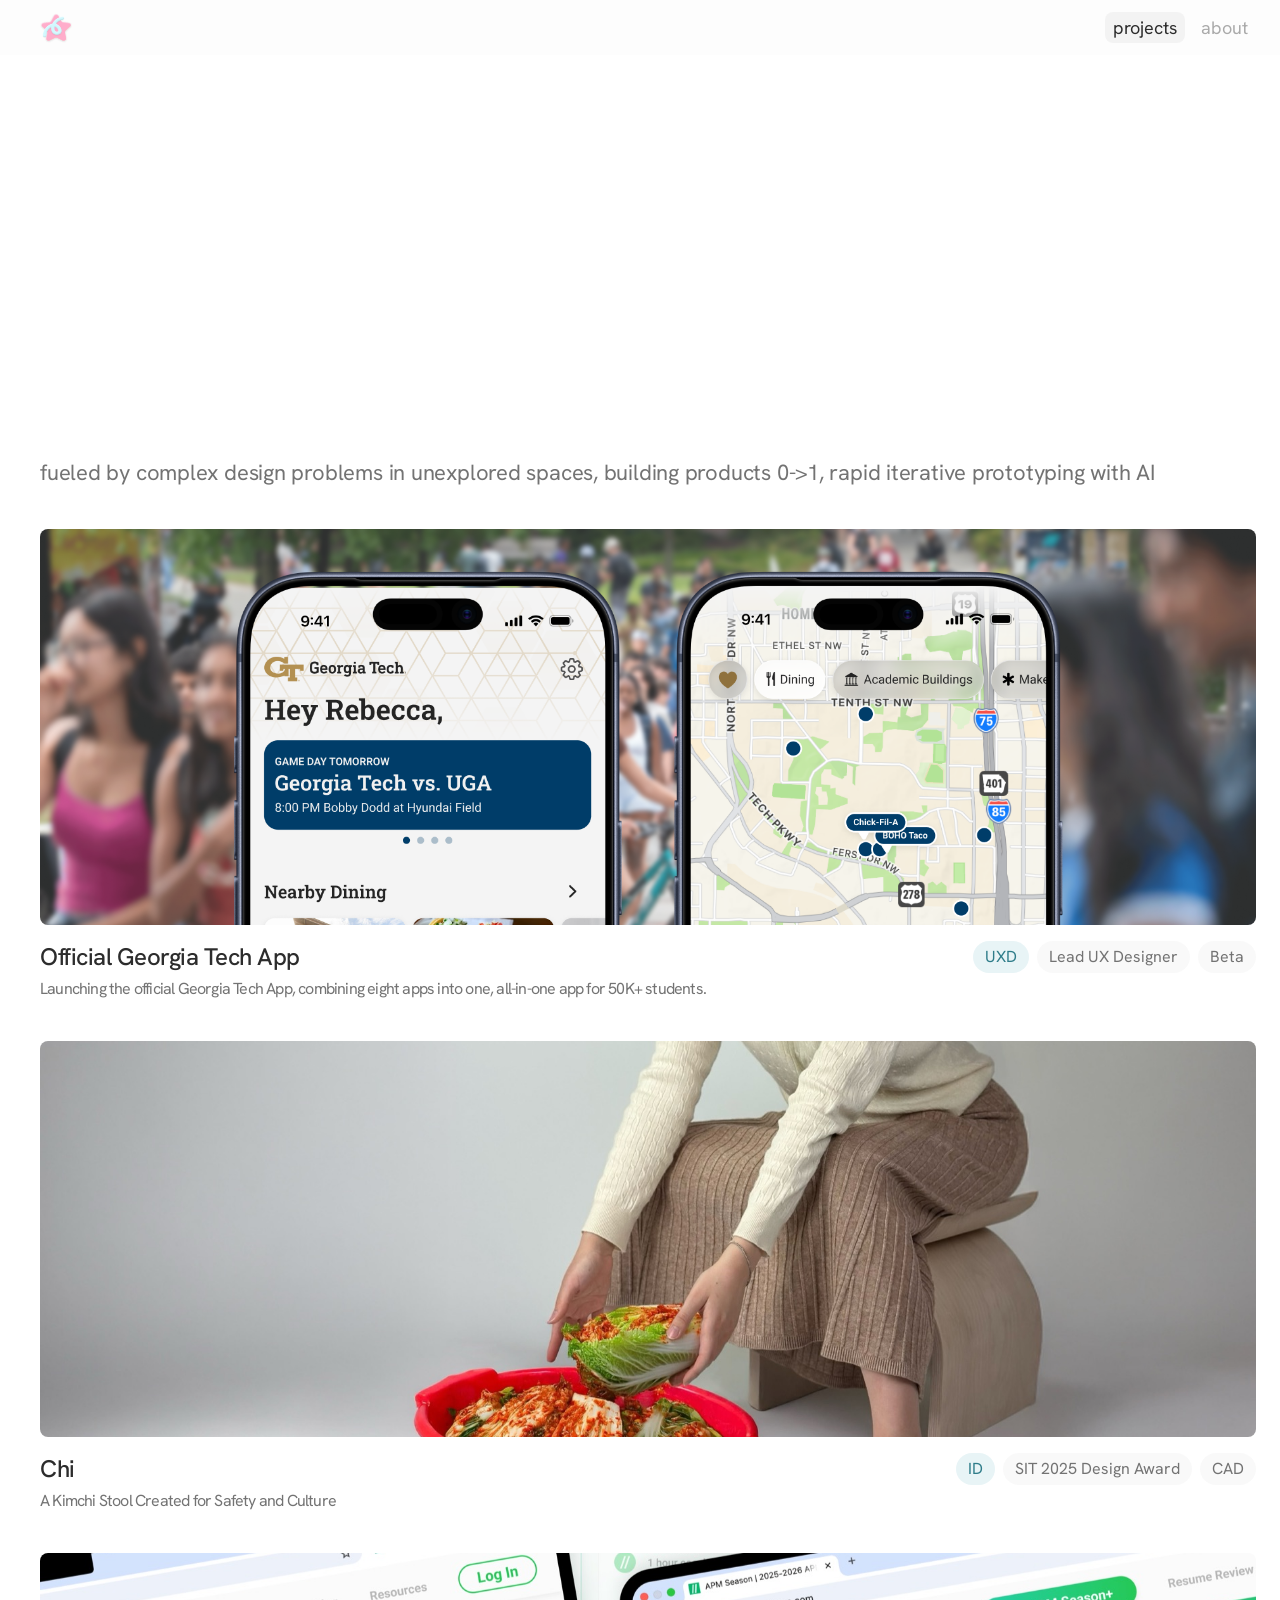
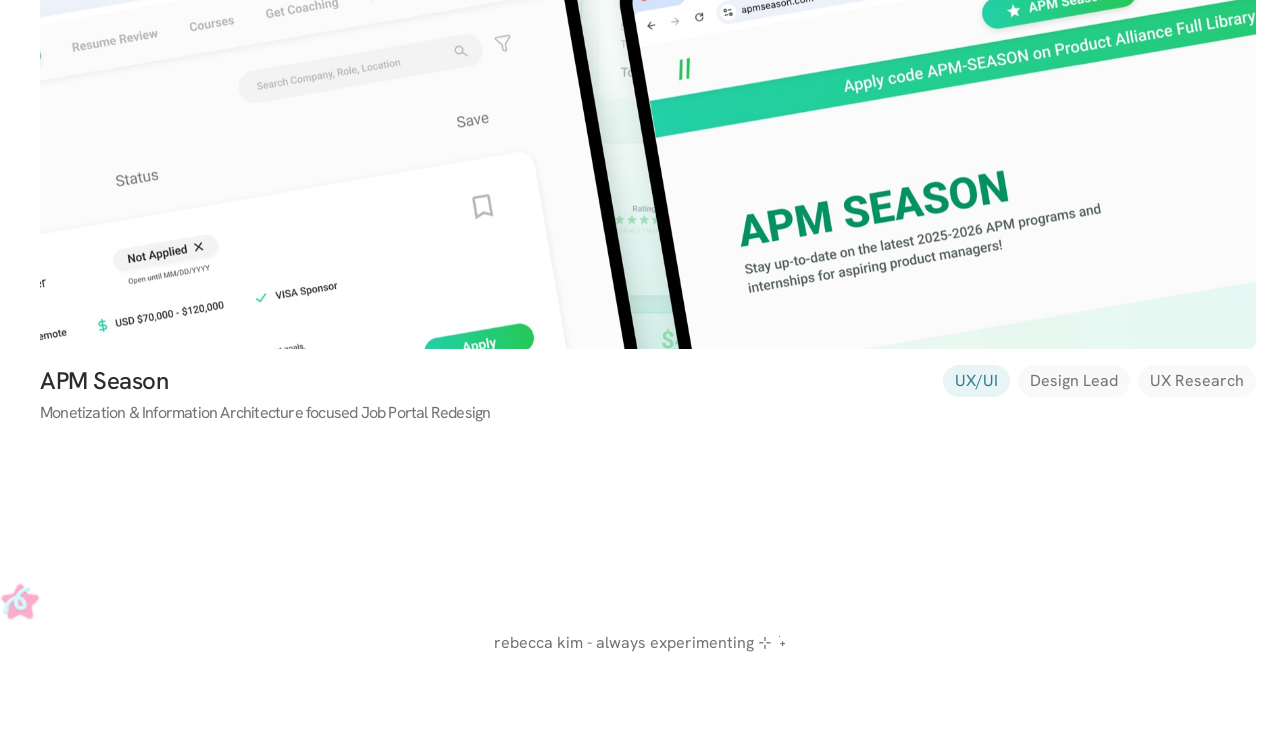
<file: index.html>
<!doctype html>
<!-- Home layout: "grid" = A: Grid, "linear" = B: Linear. Change this one value to switch.
     Preview either one with ?layout=grid or ?layout=linear on the URL. -->
<html lang="en" data-home-layout="linear">
<head>
  <meta charset="utf-8">
  <meta name="viewport" content="width=device-width, initial-scale=1">
  <title>Rebecca Kim — UX Designer</title>
  <meta name="description" content="Rebecca Kim is a product-minded UX designer making data-backed decisions.">
  <link rel="preconnect" href="https://fonts.googleapis.com">
  <link rel="preconnect" href="https://fonts.gstatic.com" crossorigin>
  <link href="https://fonts.googleapis.com/css2?family=Hanken+Grotesk:wght@400;500;600&display=swap" rel="stylesheet">
  <link rel="icon" type="image/png" href="assets/images/favicon.png">
  <link rel="apple-touch-icon" href="assets/images/apple-touch-icon.png">
  <link rel="stylesheet" href="styles.css">
  <script>
    (function () {
      var v = new URLSearchParams(location.search).get("layout");
      if (v === "grid" || v === "linear") document.documentElement.setAttribute("data-home-layout", v);
    })();
  </script>
</head>
<body>
  <div class="page">
    <header class="nav">
      <div class="nav__inner">
        <a class="nav__logo" href="index.html" aria-label="Rebecca Kim, home">
          <img src="assets/images/star-logo.png" alt="" width="32" height="31">
        </a>
        <nav aria-label="Primary">
          <ul class="nav__links">
            <li><a href="index.html#work" aria-current="page">projects</a></li>
            <li><a href="about.html">about</a></li>
          </ul>
        </nav>
      </div>
    </header>

    <main>
      <!-- ===== A: Grid ===== -->
      <div class="home-grid">
      <section class="hero container">
        <picture>
          <source media="(max-width: 699px)" srcset="assets/images/rebecca_phone.gif" width="1659" height="459">
          <img class="hero__signature" src="assets/images/rebecca_writing.gif" alt="Rebecca" width="2805" height="459">
        </picture>
        <p class="hero__line" aria-live="off">
          <span id="typewriter">a product-minded UX Designer making data backed decisions</span><span class="hero__cursor" aria-hidden="true"></span>
        </p>
        <div class="hero__meta">
        <p class="hero__tagline">Georgia Tech | Prev UX Design Intern @ <span class="hero__org">Google</span> &amp; <span class="hero__org">Delta Air Lines</span></p>
        <div class="hero__social">
          <a class="icon-link" href="https://www.linkedin.com/in/rebeccakim13/" aria-label="LinkedIn" target="_blank" rel="noopener">
            <svg width="24" height="24" viewBox="0 0 24 24" fill="currentColor" aria-hidden="true"><path d="M20.45 20.45h-3.56v-5.57c0-1.33-.03-3.04-1.85-3.04-1.86 0-2.14 1.45-2.14 2.94v5.67H9.35V9h3.41v1.56h.05c.48-.9 1.64-1.85 3.37-1.85 3.6 0 4.27 2.37 4.27 5.46v6.28zM5.34 7.43a2.06 2.06 0 1 1 0-4.12 2.06 2.06 0 0 1 0 4.12zM7.12 20.45H3.56V9h3.56v11.45zM22.22 0H1.77C.79 0 0 .77 0 1.73v20.54C0 23.23.79 24 1.77 24h20.45c.98 0 1.78-.77 1.78-1.73V1.73C24 .77 23.2 0 22.22 0z"/></svg>
          </a>
          <a class="icon-link" href="mailto:ahinrebecca@gmail.com" aria-label="Email">
            <svg width="24" height="24" viewBox="0 0 24 24" fill="none" stroke="currentColor" stroke-width="2" stroke-linecap="round" stroke-linejoin="round" aria-hidden="true"><rect x="3" y="5" width="18" height="14" rx="2"/><path d="m3 7 9 6 9-6"/></svg>
          </a>
        </div>
        </div>
      </section>

      <section class="work container" id="work">
        <h2 class="sr-only">projects</h2>
        <!-- Cards are rendered from projects.js. -->
        <div class="work__grid" data-project-grid></div>
      </section>
      </div>

      <!-- ===== B: Linear ===== -->
      <div class="home-linear">
        <aside class="intro">
          <div class="intro__top">
            <h1 class="intro__name">
              <picture>
                <source media="(max-width: 699px)" srcset="assets/images/rebecca_phone.gif" width="1659" height="459">
                <img class="intro__signature" src="assets/images/rebecca_writing.gif" alt="Rebecca Kim" width="2805" height="459">
              </picture>
            </h1>
            <p class="intro__bio">fueled by complex design problems in unexplored spaces, building products 0-&gt;1, rapid iterative prototyping with AI</p>
          </div>
        </aside>
        <section class="list" aria-label="Projects">
          <!-- Cards are rendered from projects.js. -->
          <div class="list__items" data-project-list></div>
        </section>
      </div>
    </main>

    <footer class="footer">rebecca kim - always experimenting ⊹ ࣪ ˖</footer>
  </div>

  <script src="projects.js"></script>
  <script>
    (function () {
      var el = document.getElementById("typewriter");
      if (!el) return;
      if (window.matchMedia("(prefers-reduced-motion: reduce)").matches) return;

      var phrases = [
        "a product-minded UX Designer making data backed decisions",
        "an AI-Native Designer navigating ambiguity",
        "a Creative, building design communities on campus"
      ];
      var TYPE = 30, DELETE = 20, HOLD = 1200, INITIAL_HOLD = 1600;
      var p = 0, i = phrases[0].length, deleting = false;

      function tick() {
        var full = phrases[p];
        if (!deleting) {
          if (i < full.length) { i++; el.textContent = full.slice(0, i); return setTimeout(tick, TYPE); }
          deleting = true;
          return setTimeout(tick, HOLD);
        }
        if (i > 0) { i--; el.textContent = full.slice(0, i); return setTimeout(tick, DELETE); }
        deleting = false;
        p = (p + 1) % phrases.length;
        setTimeout(tick, TYPE);
      }
      setTimeout(tick, INITIAL_HOLD);
    })();
  </script>
<script src="footer.js"></script>
</body>
</html>
</file>
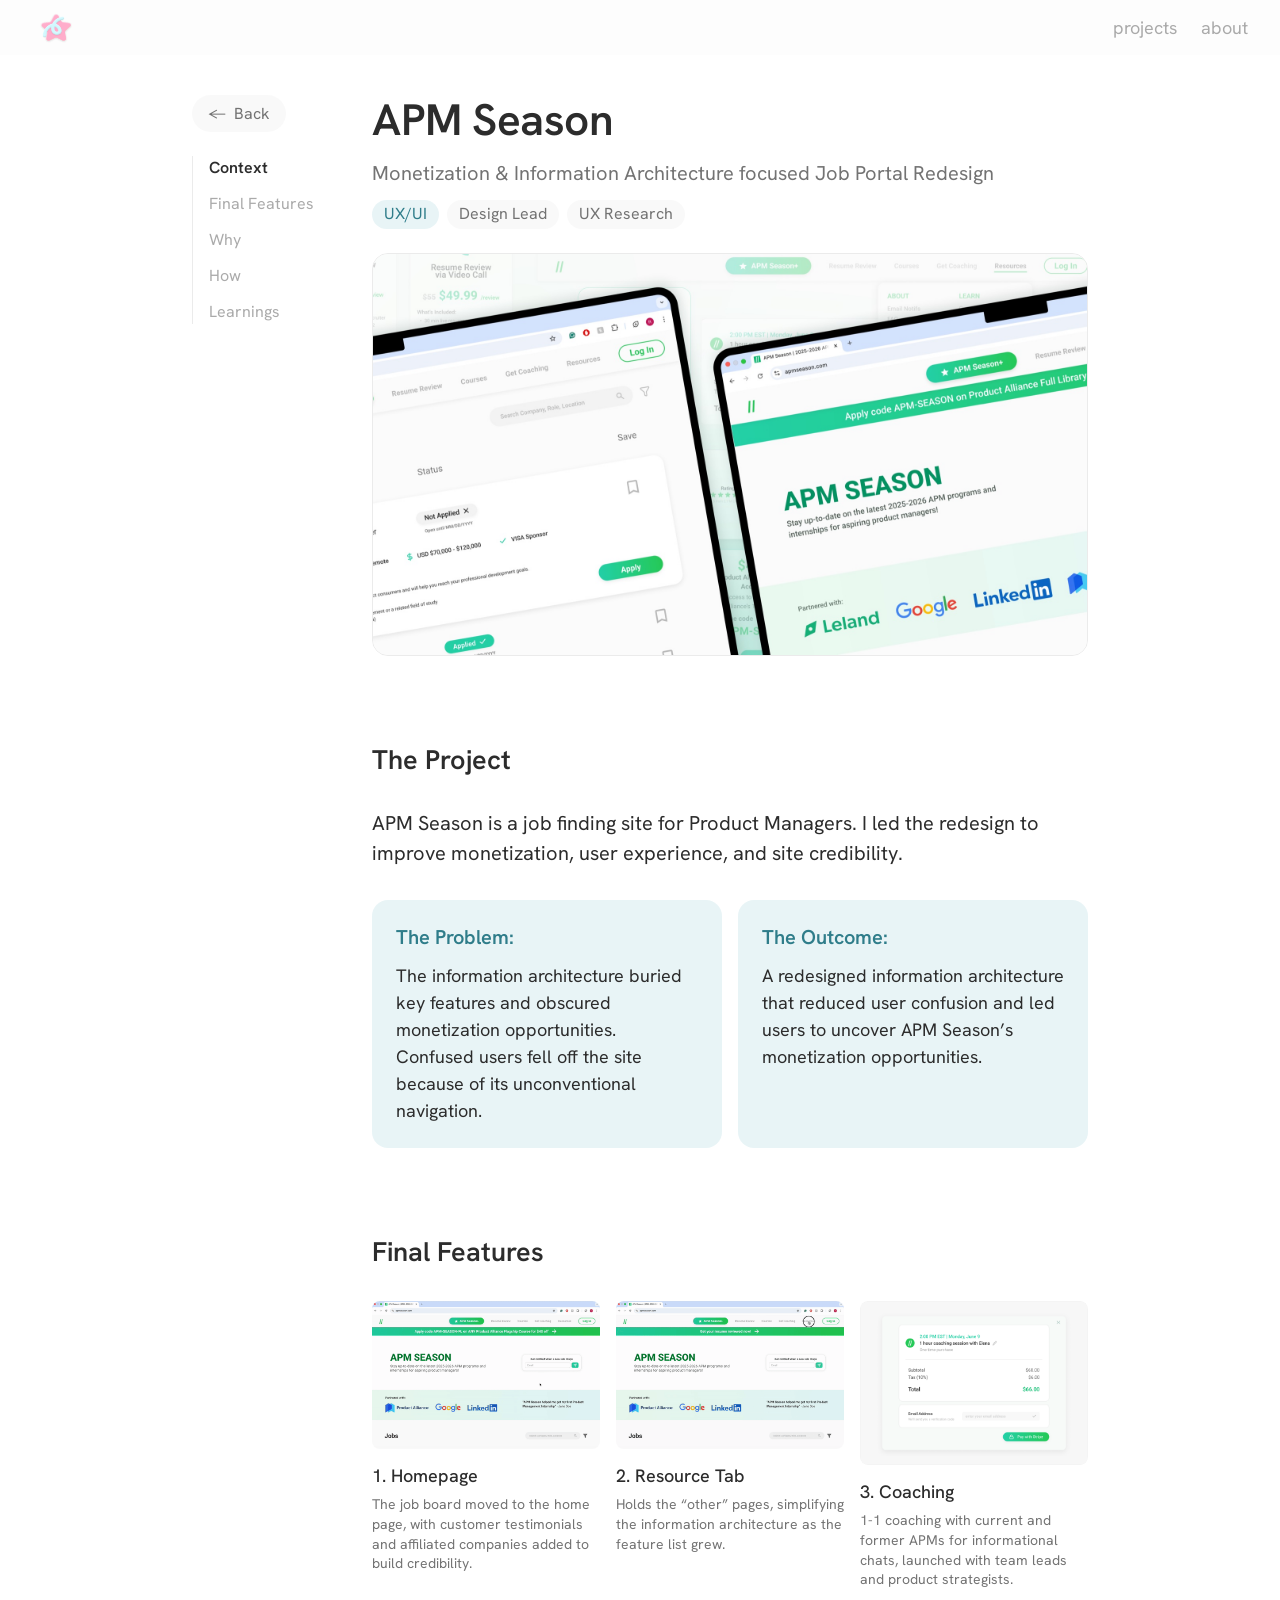
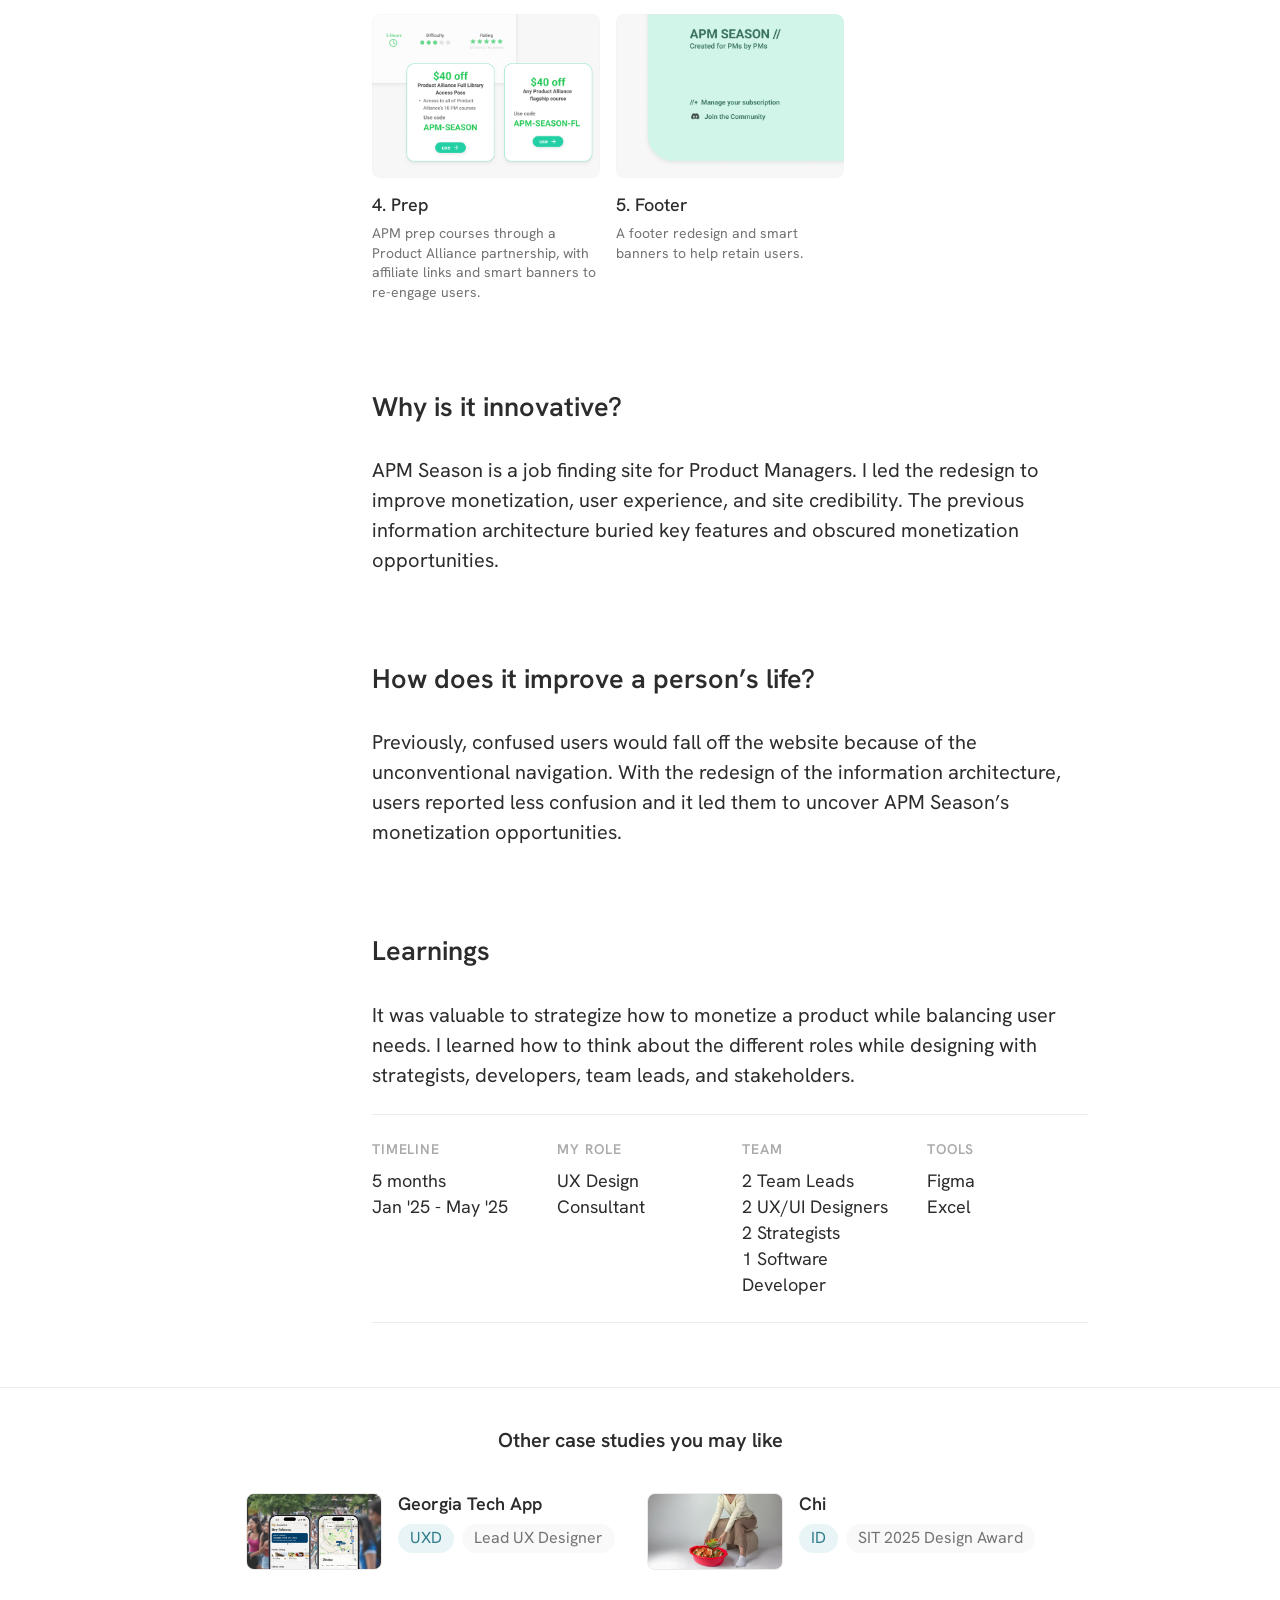
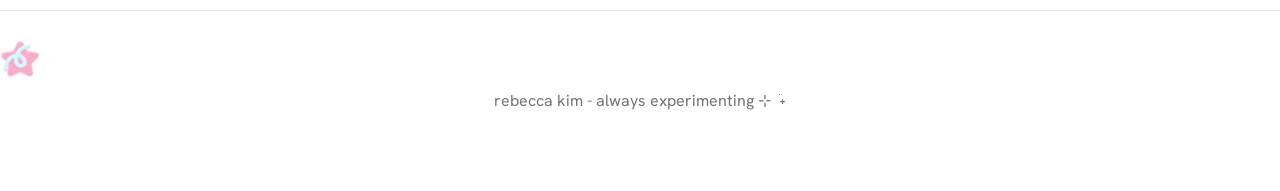
<file: apm-season.html>
<!doctype html>
<html lang="en">
<head>
  <meta charset="utf-8">
  <meta name="viewport" content="width=device-width, initial-scale=1">
  <title>APM Season — Rebecca Kim</title>
  <meta name="description" content="APM Season: Monetization &amp; Information Architecture focused Job Portal Redesign">
  <link rel="preconnect" href="https://fonts.googleapis.com">
  <link rel="preconnect" href="https://fonts.gstatic.com" crossorigin>
  <link href="https://fonts.googleapis.com/css2?family=Hanken+Grotesk:wght@400;500;600&display=swap" rel="stylesheet">
  <link rel="icon" type="image/png" href="assets/images/favicon.png">
  <link rel="apple-touch-icon" href="assets/images/apple-touch-icon.png">
  <link rel="stylesheet" href="styles.css">
  <link rel="stylesheet" href="case-study.css">
</head>
<body data-project="apm-season">
  <div class="page">
    <header class="nav">
      <div class="nav__inner">
        <a class="nav__logo" href="index.html" aria-label="Rebecca Kim, home">
          <img src="assets/images/star-logo.png" alt="" width="32" height="31">
        </a>
        <nav aria-label="Primary">
          <ul class="nav__links">
            <li><a href="index.html#work">projects</a></li>
            <li><a href="about.html">about</a></li>
          </ul>
        </nav>
      </div>
    </header>

    <div class="cs-layout">
      <aside class="cs-progress" aria-label="On this page">
        <a class="button button--back" href="index.html#work"><span aria-hidden="true">←</span> Back</a>
      </aside>
      <main class="cs">

        <!-- Title, description, tags and hero image come from projects.js. -->
        <header class="cs-head" data-project-header></header>

        <div class="cs-hero" data-project-hero></div>

        <!-- TEMPLATE: fill in each section below. Every section with a data-nav attribute
             automatically appears in the sticky progress list. Delete or add sections freely. -->

        <section class="cs-section" id="project" data-nav="Context">
          <div class="cs-head"><h2 class="cs-h2">The Project</h2></div>
          <div class="cs-prose"><p>APM Season is a job finding site for Product Managers. I led the redesign to improve monetization, user experience, and site credibility.</p></div>
          <div class="cs-callouts">
            <div class="cs-callout"><h3 class="cs-h4">The Problem:</h3><p>The information architecture buried key features and obscured monetization opportunities. Confused users fell off the site because of its unconventional navigation.</p></div>
            <div class="cs-callout"><h3 class="cs-h4">The Outcome:</h3><p>A redesigned information architecture that reduced user confusion and led users to uncover APM Season’s monetization opportunities.</p></div>
          </div>
        </section>

        <section class="cs-section" id="final-features" data-nav="Final Features">
          <div class="cs-head"><h2 class="cs-h2">Final Features</h2></div>
          <div class="cs-final cs-final--side cs-final--wide">
            <article class="cs-final__item">
              <img src="assets/apm-season/APMSeason.homepage.gif" alt="APM Season homepage redesign" loading="lazy">
              <h3 class="cs-final__title"><span>1.</span> Homepage</h3>
              <p class="cs-final__desc">The job board moved to the home page, with customer testimonials and affiliated companies added to build credibility.</p>
            </article>
            <article class="cs-final__item">
              <img src="assets/apm-season/APMSeason.resourcetab.gif" alt="APM Season resource tab" loading="lazy">
              <h3 class="cs-final__title"><span>2.</span> Resource Tab</h3>
              <p class="cs-final__desc">Holds the “other” pages, simplifying the information architecture as the feature list grew.</p>
            </article>
            <article class="cs-final__item">
              <img src="assets/apm-season/coaching.png" alt="APM Season coaching page" loading="lazy">
              <h3 class="cs-final__title"><span>3.</span> Coaching</h3>
              <p class="cs-final__desc">1-1 coaching with current and former APMs for informational chats, launched with team leads and product strategists.</p>
            </article>
            <article class="cs-final__item">
              <img src="assets/apm-season/prep.png" alt="APM Season prep page" loading="lazy">
              <h3 class="cs-final__title"><span>4.</span> Prep</h3>
              <p class="cs-final__desc">APM prep courses through a Product Alliance partnership, with affiliate links and smart banners to re-engage users.</p>
            </article>
            <article class="cs-final__item">
              <img src="assets/apm-season/footer.png" alt="APM Season footer" loading="lazy">
              <h3 class="cs-final__title"><span>5.</span> Footer</h3>
              <p class="cs-final__desc">A footer redesign and smart banners to help retain users.</p>
            </article>
          </div>
        </section>

        <section class="cs-section" id="why" data-nav="Why">
          <h2 class="cs-h2">Why is it innovative?</h2>
          <div class="cs-prose">
            <p>APM Season is a job finding site for Product Managers. I led the redesign to improve monetization, user experience, and site credibility. The previous information architecture buried key features and obscured monetization opportunities.</p>
          </div>
        </section>

        <section class="cs-section" id="how" data-nav="How">
          <h2 class="cs-h2">How does it improve a person’s life?</h2>
          <div class="cs-prose">
            <p>Previously, confused users would fall off the website because of the unconventional navigation. With the redesign of the information architecture, users reported less confusion and it led them to uncover APM Season’s monetization opportunities.</p>
          </div>
        </section>

        <section class="cs-section" id="learned" data-nav="Learnings">
          <h2 class="cs-h2">Learnings</h2>
          <div class="cs-prose">
            <p>It was valuable to strategize how to monetize a product while balancing user needs. I learned how to think about the different roles while designing with strategists, developers, team leads, and stakeholders.</p>
          </div>
        </section>

        <div class="cs-facts">
          <div class="cs-fact"><span class="cs-label">Timeline</span><p>5 months<br>Jan '25 - May '25</p></div>
          <div class="cs-fact"><span class="cs-label">My Role</span><p>UX Design Consultant</p></div>
          <div class="cs-fact"><span class="cs-label">Team</span><p>2 Team Leads<br>2 UX/UI Designers<br>2 Strategists<br>1 Software Developer</p></div>
          <div class="cs-fact"><span class="cs-label">Tools</span><p>Figma<br>Excel</p></div>
        </div>

      </main>
    </div>

    <!-- Outside .cs-layout so the sticky progress rail scrolls away before this band. -->
    <section class="cs-more-band" aria-labelledby="more-title">
      <div class="cs-more-band__inner">
        <h2 class="cs-more-band__title" id="more-title">Other case studies you may like</h2>
        <div class="cs-more" data-project-more></div>
      </div>
    </section>

    <footer class="footer">rebecca kim - always experimenting ⊹ ࣪ ˖</footer>
  </div>
  <script src="projects.js"></script>
  <script src="case-study.js"></script>
<script src="footer.js"></script>
</body>
</html>
</file>
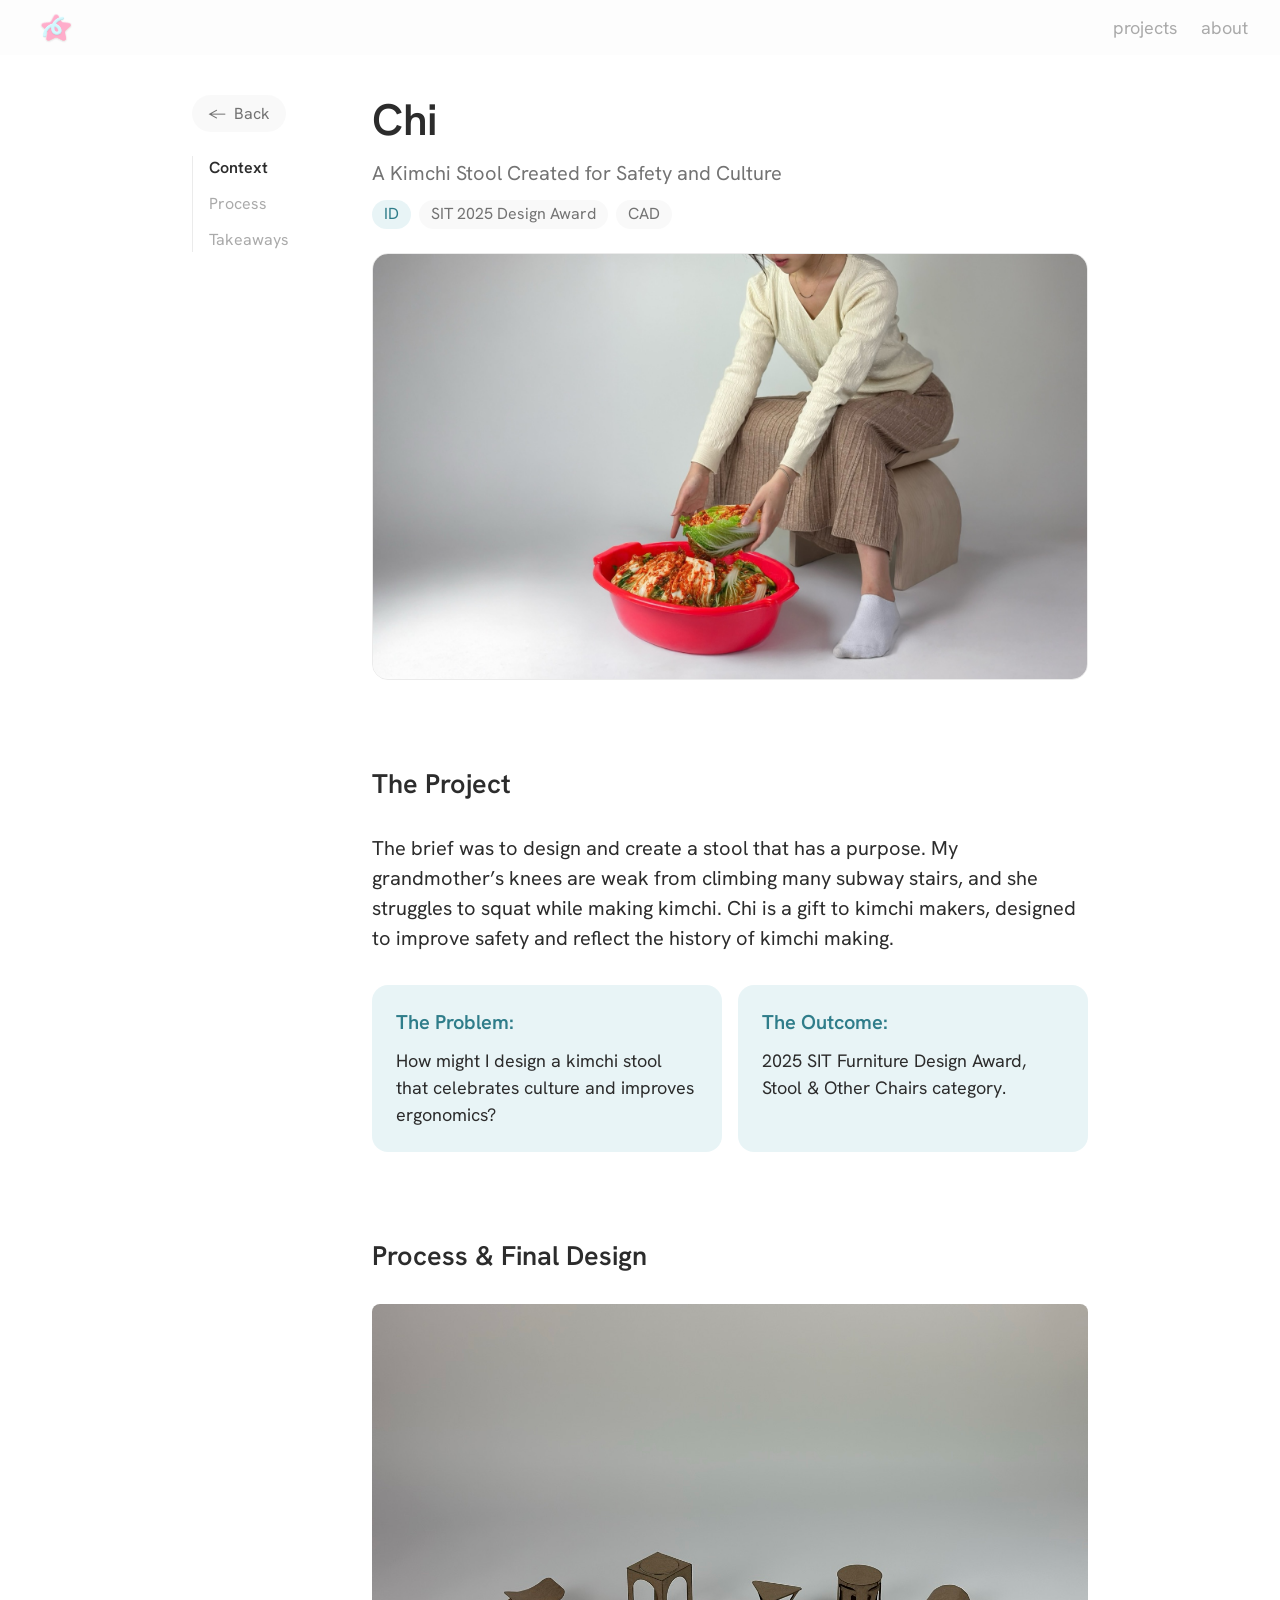
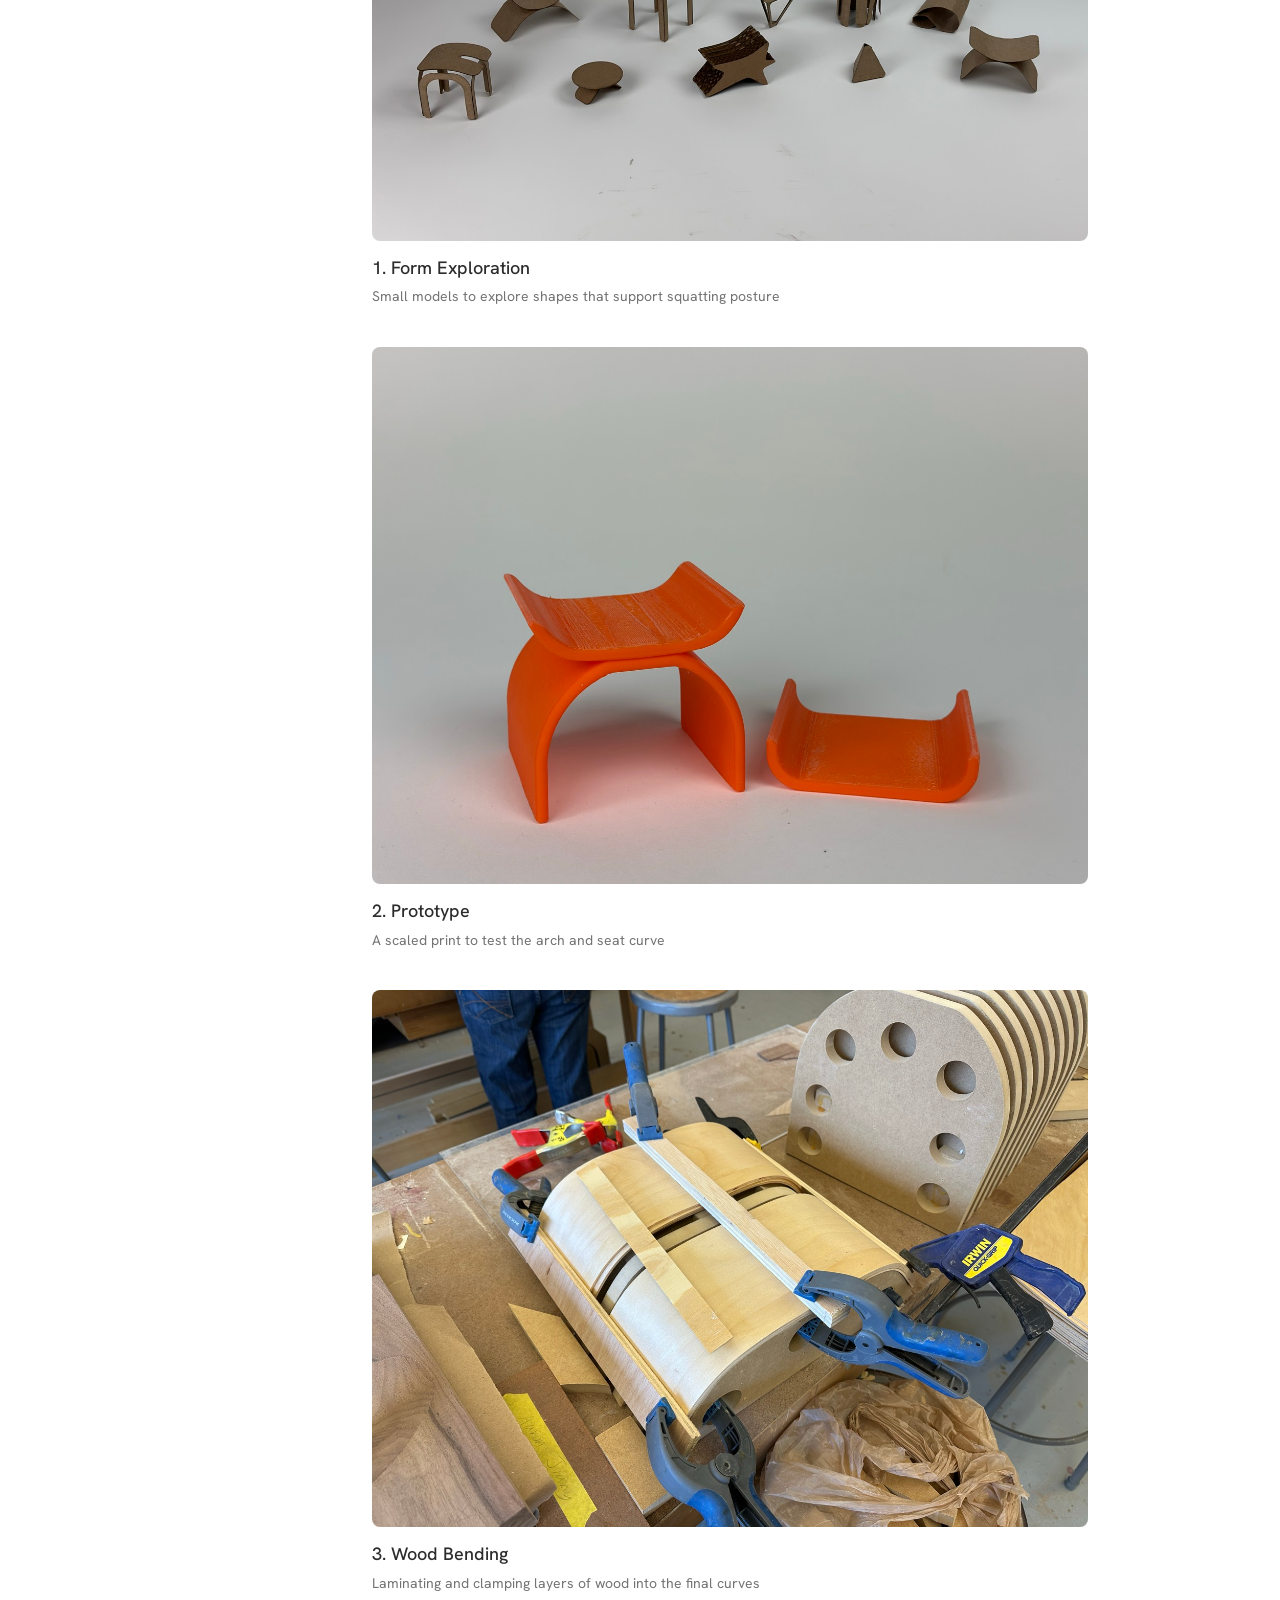
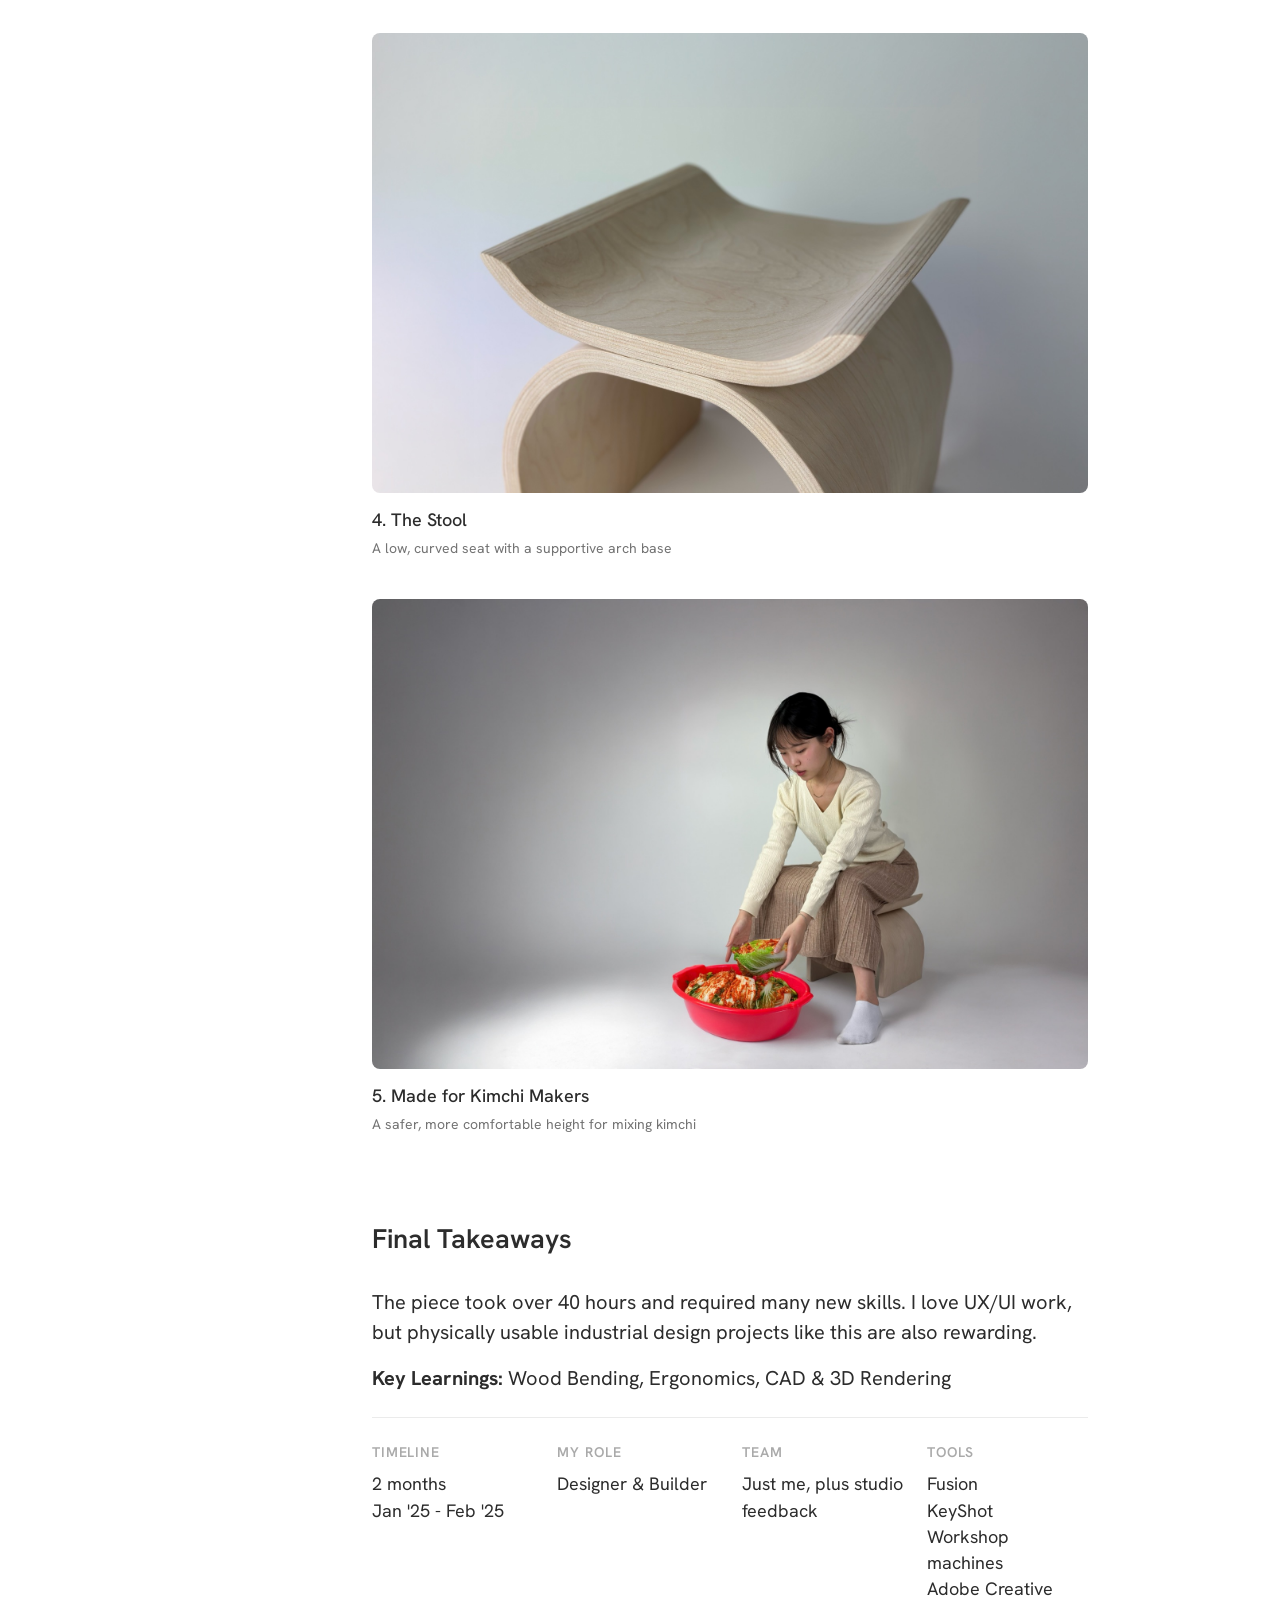
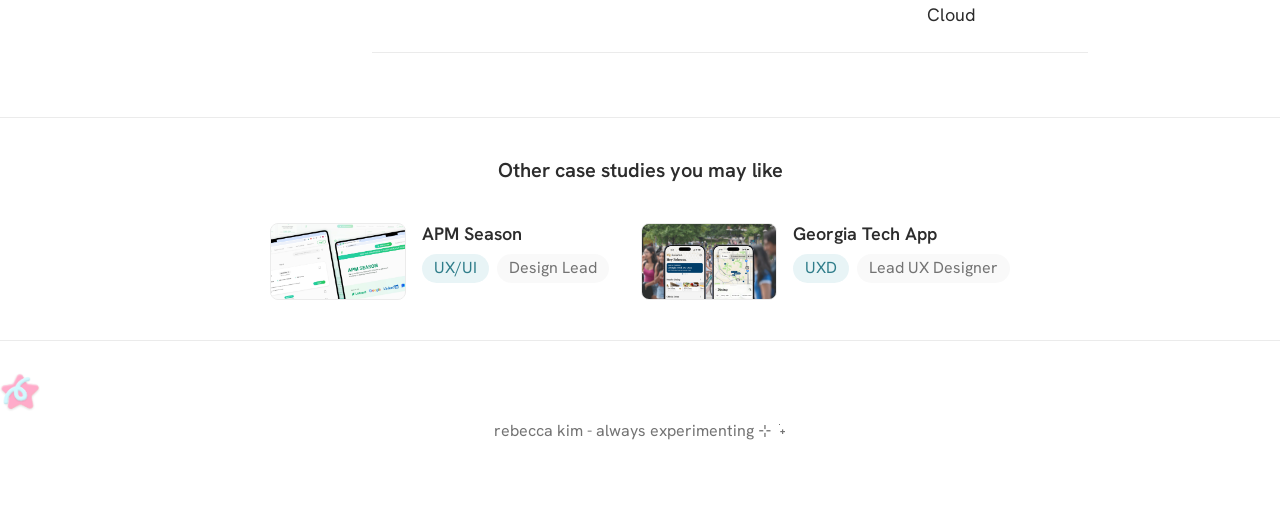
<file: chi.html>
<!doctype html>
<html lang="en">
<head>
  <meta charset="utf-8">
  <meta name="viewport" content="width=device-width, initial-scale=1">
  <title>Chi — Rebecca Kim</title>
  <meta name="description" content="A Kimchi Stool Created for Safety and Culture">
  <link rel="preconnect" href="https://fonts.googleapis.com">
  <link rel="preconnect" href="https://fonts.gstatic.com" crossorigin>
  <link href="https://fonts.googleapis.com/css2?family=Hanken+Grotesk:wght@400;500;600&display=swap" rel="stylesheet">
  <link rel="icon" type="image/png" href="assets/images/favicon.png">
  <link rel="apple-touch-icon" href="assets/images/apple-touch-icon.png">
  <link rel="stylesheet" href="styles.css">
  <link rel="stylesheet" href="case-study.css">
</head>
<body data-project="chi">
  <div class="page">
    <header class="nav">
      <div class="nav__inner">
        <a class="nav__logo" href="index.html" aria-label="Rebecca Kim, home">
          <img src="assets/images/star-logo.png" alt="" width="32" height="31">
        </a>
        <nav aria-label="Primary">
          <ul class="nav__links">
            <li><a href="index.html#work">projects</a></li>
            <li><a href="about.html">about</a></li>
          </ul>
        </nav>
      </div>
    </header>

    <div class="cs-layout">
      <aside class="cs-progress" aria-label="On this page">
        <a class="button button--back" href="index.html#work"><span aria-hidden="true">←</span> Back</a>
      </aside>
      <main class="cs">

        <!-- Title, description, tags and hero image come from projects.js. -->
        <header class="cs-head" data-project-header></header>

        <div class="cs-hero" data-project-hero></div>

        <!-- TEMPLATE: fill in each section below. Every section with a data-nav attribute
             automatically appears in the sticky progress list. Delete or add sections freely. -->

        <section class="cs-section" id="project" data-nav="Context">
          <div class="cs-head"><h2 class="cs-h2">The Project</h2></div>
          <div class="cs-prose"><p>The brief was to design and create a stool that has a purpose. My grandmother’s knees are weak from climbing many subway stairs, and she struggles to squat while making kimchi. Chi is a gift to kimchi makers, designed to improve safety and reflect the history of kimchi making.</p></div>
          <div class="cs-callouts">
            <div class="cs-callout"><h3 class="cs-h4">The Problem:</h3><p>How might I design a kimchi stool that celebrates culture and improves ergonomics?</p></div>
            <div class="cs-callout"><h3 class="cs-h4">The Outcome:</h3><p>2025 SIT Furniture Design Award, Stool &amp; Other Chairs category.</p></div>
          </div>
        </section>

        <section class="cs-section" id="final-features" data-nav="Process">
          <div class="cs-head"><h2 class="cs-h2">Process &amp; Final Design</h2></div>
          <div class="cs-final">
            <article class="cs-final__item">
              <img src="assets/chi/sketch-models.jpg" alt="Small paper models exploring stool forms" loading="lazy">
              <h3 class="cs-final__title"><span>1.</span> Form Exploration</h3>
              <p class="cs-final__desc">Small models to explore shapes that support squatting posture</p>
            </article>
            <article class="cs-final__item">
              <img src="assets/chi/prototype.jpg" alt="3D printed prototype of the stool" loading="lazy">
              <h3 class="cs-final__title"><span>2.</span> Prototype</h3>
              <p class="cs-final__desc">A scaled print to test the arch and seat curve</p>
            </article>
            <article class="cs-final__item">
              <img src="assets/chi/bending.jpg" alt="Bent plywood layers clamped in the workshop" loading="lazy">
              <h3 class="cs-final__title"><span>3.</span> Wood Bending</h3>
              <p class="cs-final__desc">Laminating and clamping layers of wood into the final curves</p>
            </article>
            <article class="cs-final__item">
              <img src="assets/chi/detail.jpg" alt="Close-up of the finished stool seat" loading="lazy">
              <h3 class="cs-final__title"><span>4.</span> The Stool</h3>
              <p class="cs-final__desc">A low, curved seat with a supportive arch base</p>
            </article>
            <article class="cs-final__item">
              <img src="assets/chi/in-use.jpg" alt="Person sitting on the stool while making kimchi" loading="lazy">
              <h3 class="cs-final__title"><span>5.</span> Made for Kimchi Makers</h3>
              <p class="cs-final__desc">A safer, more comfortable height for mixing kimchi</p>
            </article>
          </div>
        </section>

        <section class="cs-section" id="learned" data-nav="Takeaways">
          <h2 class="cs-h2">Final Takeaways</h2>
          <div class="cs-prose">
            <p>The piece took over 40 hours and required many new skills. I love UX/UI work, but physically usable industrial design projects like this are also rewarding.</p>
            <p><strong>Key Learnings:</strong> Wood Bending, Ergonomics, CAD &amp; 3D Rendering</p>
          </div>
        </section>

        <div class="cs-facts">
          <div class="cs-fact"><span class="cs-label">Timeline</span><p>2 months<br>Jan '25 - Feb '25</p></div>
          <div class="cs-fact"><span class="cs-label">My Role</span><p>Designer &amp; Builder</p></div>
          <div class="cs-fact"><span class="cs-label">Team</span><p>Just me, plus studio feedback</p></div>
          <div class="cs-fact"><span class="cs-label">Tools</span><p>Fusion<br>KeyShot<br>Workshop machines<br>Adobe Creative Cloud</p></div>
        </div>

      </main>
    </div>

    <!-- Outside .cs-layout so the sticky progress rail scrolls away before this band. -->
    <section class="cs-more-band" aria-labelledby="more-title">
      <div class="cs-more-band__inner">
        <h2 class="cs-more-band__title" id="more-title">Other case studies you may like</h2>
        <div class="cs-more" data-project-more></div>
      </div>
    </section>

    <footer class="footer">rebecca kim - always experimenting ⊹ ࣪ ˖</footer>
  </div>
  <script src="projects.js"></script>
  <script src="case-study.js"></script>
<script src="footer.js"></script>
</body>
</html>
</file>
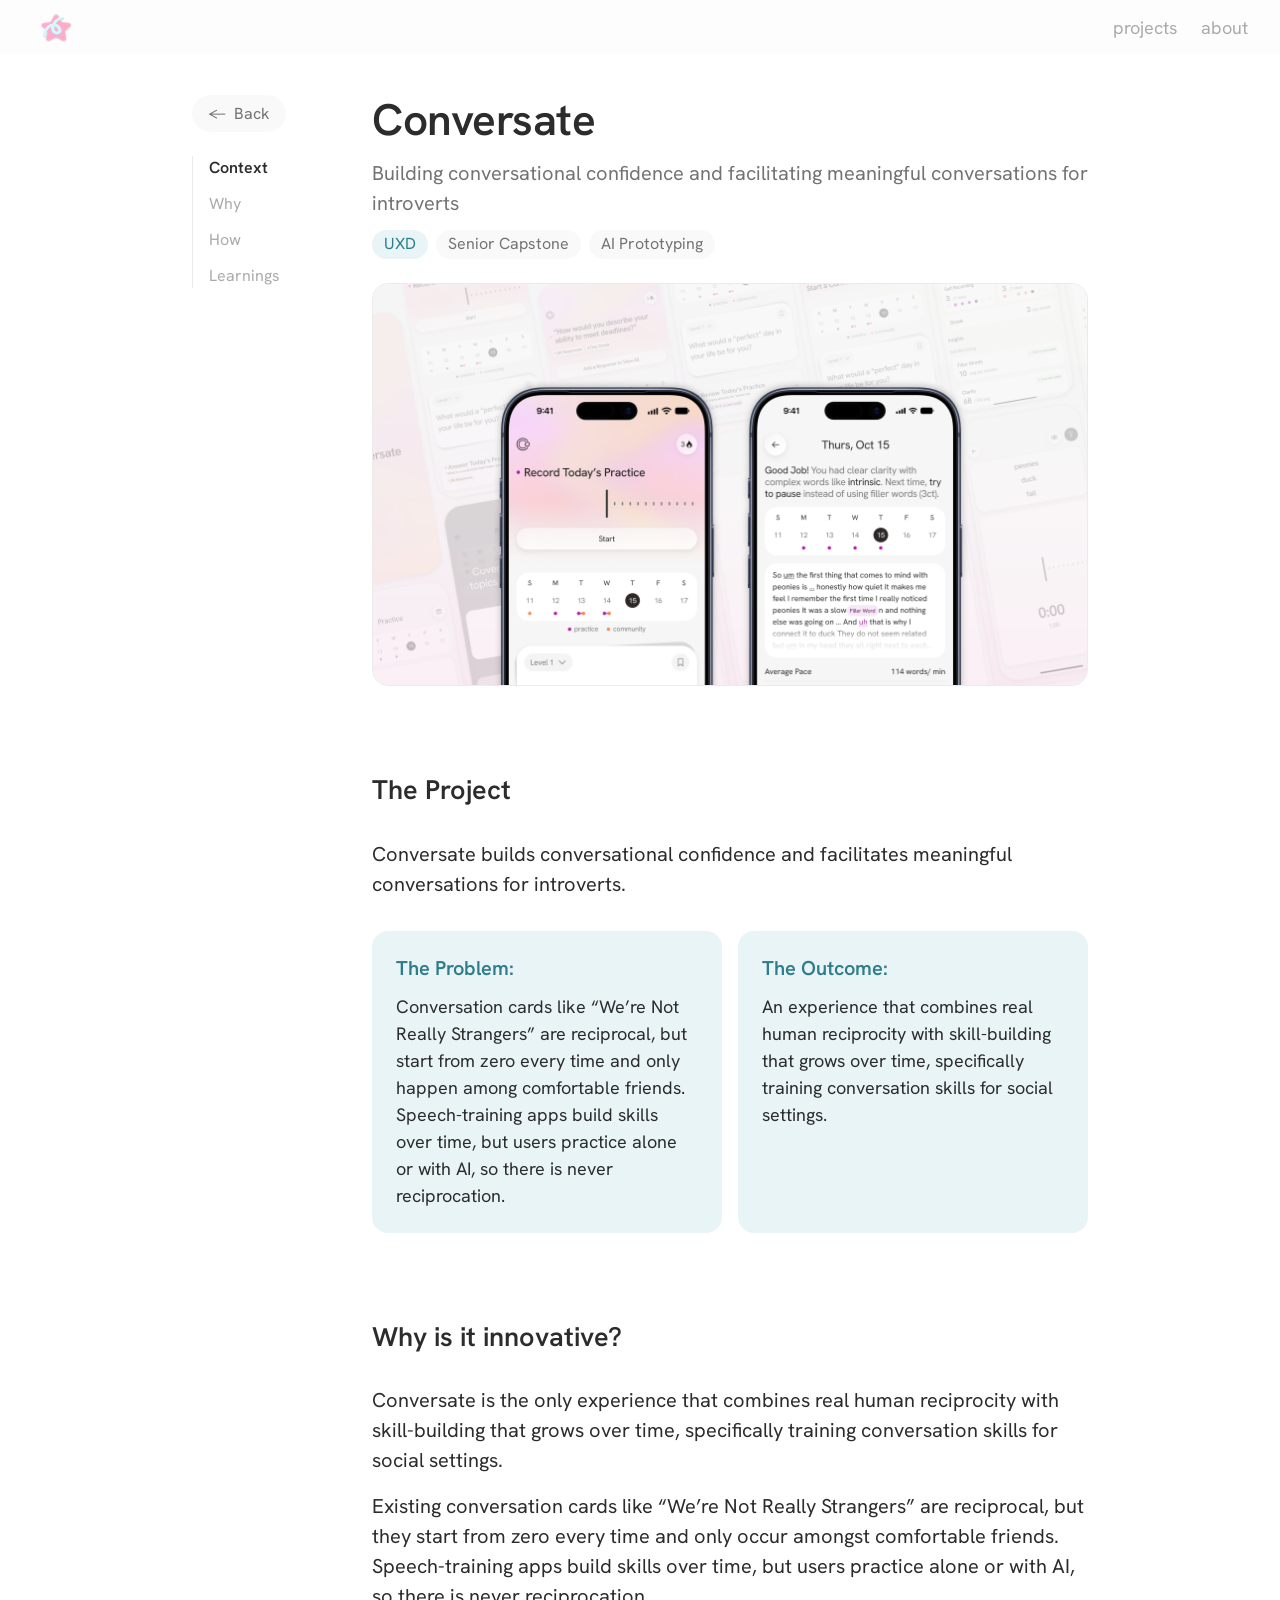
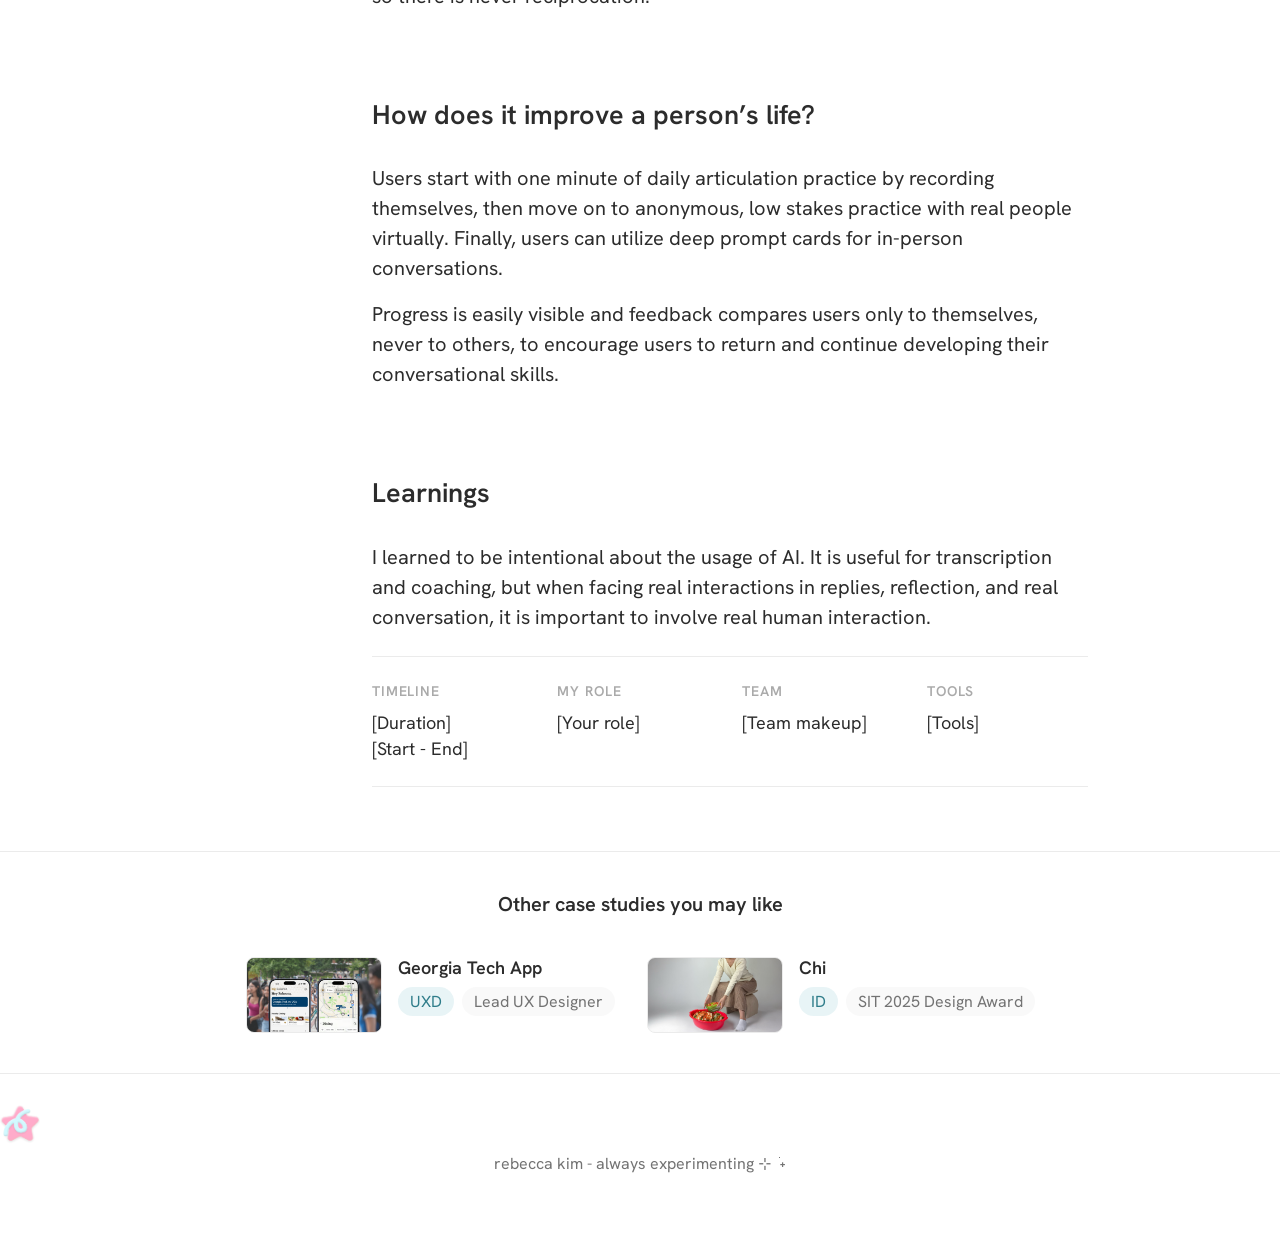
<file: conversate.html>
<!doctype html>
<html lang="en">
<head>
  <meta charset="utf-8">
  <meta name="viewport" content="width=device-width, initial-scale=1">
  <title>Conversate — Rebecca Kim</title>
  <meta name="description" content="Conversate: Building conversational confidence and facilitating meaningful conversations for introverts">
  <link rel="preconnect" href="https://fonts.googleapis.com">
  <link rel="preconnect" href="https://fonts.gstatic.com" crossorigin>
  <link href="https://fonts.googleapis.com/css2?family=Hanken+Grotesk:wght@400;500;600&display=swap" rel="stylesheet">
  <link rel="icon" type="image/png" href="assets/images/favicon.png">
  <link rel="apple-touch-icon" href="assets/images/apple-touch-icon.png">
  <link rel="stylesheet" href="styles.css">
  <link rel="stylesheet" href="case-study.css">
</head>
<body data-project="conversate">
  <div class="page">
    <header class="nav">
      <div class="nav__inner">
        <a class="nav__logo" href="index.html" aria-label="Rebecca Kim, home">
          <img src="assets/images/star-logo.png" alt="" width="32" height="31">
        </a>
        <nav aria-label="Primary">
          <ul class="nav__links">
            <li><a href="index.html#work">projects</a></li>
            <li><a href="about.html">about</a></li>
          </ul>
        </nav>
      </div>
    </header>

    <div class="cs-layout">
      <aside class="cs-progress" aria-label="On this page">
        <a class="button button--back" href="index.html#work"><span aria-hidden="true">←</span> Back</a>
      </aside>
      <main class="cs">

        <!-- Title, description, tags and hero image come from projects.js. -->
        <header class="cs-head" data-project-header></header>

        <div class="cs-hero" data-project-hero></div>

        <!-- TEMPLATE: fill in each section below. Every section with a data-nav attribute
             automatically appears in the sticky progress list. Delete or add sections freely. -->

        <section class="cs-section" id="project" data-nav="Context">
          <div class="cs-head"><h2 class="cs-h2">The Project</h2></div>
          <div class="cs-prose"><p>Conversate builds conversational confidence and facilitates meaningful conversations for introverts.</p></div>
          <div class="cs-callouts">
            <div class="cs-callout"><h3 class="cs-h4">The Problem:</h3><p>Conversation cards like “We’re Not Really Strangers” are reciprocal, but start from zero every time and only happen among comfortable friends. Speech-training apps build skills over time, but users practice alone or with AI, so there is never reciprocation.</p></div>
            <div class="cs-callout"><h3 class="cs-h4">The Outcome:</h3><p>An experience that combines real human reciprocity with skill-building that grows over time, specifically training conversation skills for social settings.</p></div>
          </div>
        </section>

        <section class="cs-section" id="why" data-nav="Why">
          <h2 class="cs-h2">Why is it innovative?</h2>
          <div class="cs-prose">
            <p>Conversate is the only experience that combines real human reciprocity with skill-building that grows over time, specifically training conversation skills for social settings.</p>
            <p>Existing conversation cards like “We’re Not Really Strangers” are reciprocal, but they start from zero every time and only occur amongst comfortable friends. Speech-training apps build skills over time, but users practice alone or with AI, so there is never reciprocation.</p>
          </div>
        </section>

        <section class="cs-section" id="how" data-nav="How">
          <h2 class="cs-h2">How does it improve a person’s life?</h2>
          <div class="cs-prose">
            <p>Users start with one minute of daily articulation practice by recording themselves, then move on to anonymous, low stakes practice with real people virtually. Finally, users can utilize deep prompt cards for in-person conversations.</p>
            <p>Progress is easily visible and feedback compares users only to themselves, never to others, to encourage users to return and continue developing their conversational skills.</p>
          </div>
        </section>

        <section class="cs-section" id="learned" data-nav="Learnings">
          <h2 class="cs-h2">Learnings</h2>
          <div class="cs-prose">
            <p>I learned to be intentional about the usage of AI. It is useful for transcription and coaching, but when facing real interactions in replies, reflection, and real conversation, it is important to involve real human interaction.</p>
          </div>
        </section>

        <div class="cs-facts">
          <div class="cs-fact"><span class="cs-label">Timeline</span><p>[Duration]<br>[Start - End]</p></div>
          <div class="cs-fact"><span class="cs-label">My Role</span><p>[Your role]</p></div>
          <div class="cs-fact"><span class="cs-label">Team</span><p>[Team makeup]</p></div>
          <div class="cs-fact"><span class="cs-label">Tools</span><p>[Tools]</p></div>
        </div>

      </main>
    </div>

    <!-- Outside .cs-layout so the sticky progress rail scrolls away before this band. -->
    <section class="cs-more-band" aria-labelledby="more-title">
      <div class="cs-more-band__inner">
        <h2 class="cs-more-band__title" id="more-title">Other case studies you may like</h2>
        <div class="cs-more" data-project-more></div>
      </div>
    </section>

    <footer class="footer">rebecca kim - always experimenting ⊹ ࣪ ˖</footer>
  </div>
  <script src="projects.js"></script>
  <script src="case-study.js"></script>
<script src="footer.js"></script>
</body>
</html>
</file>
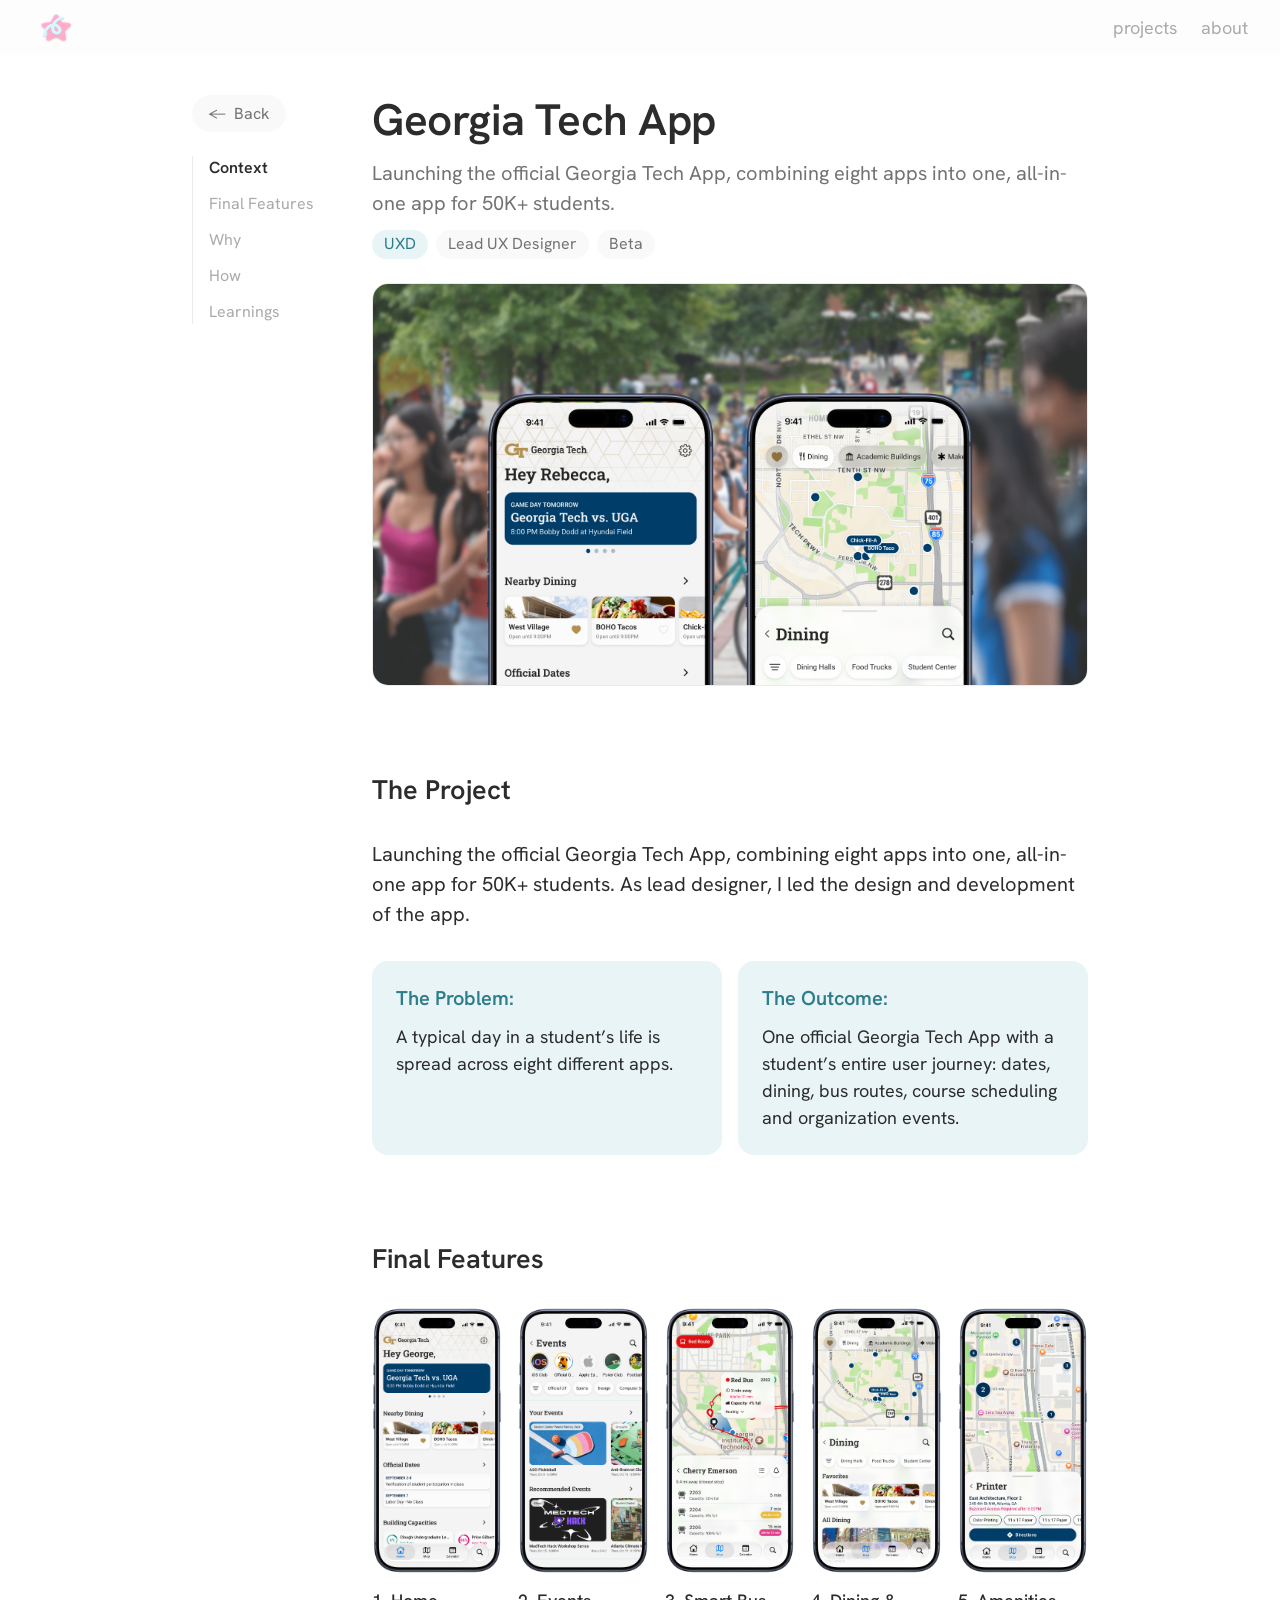
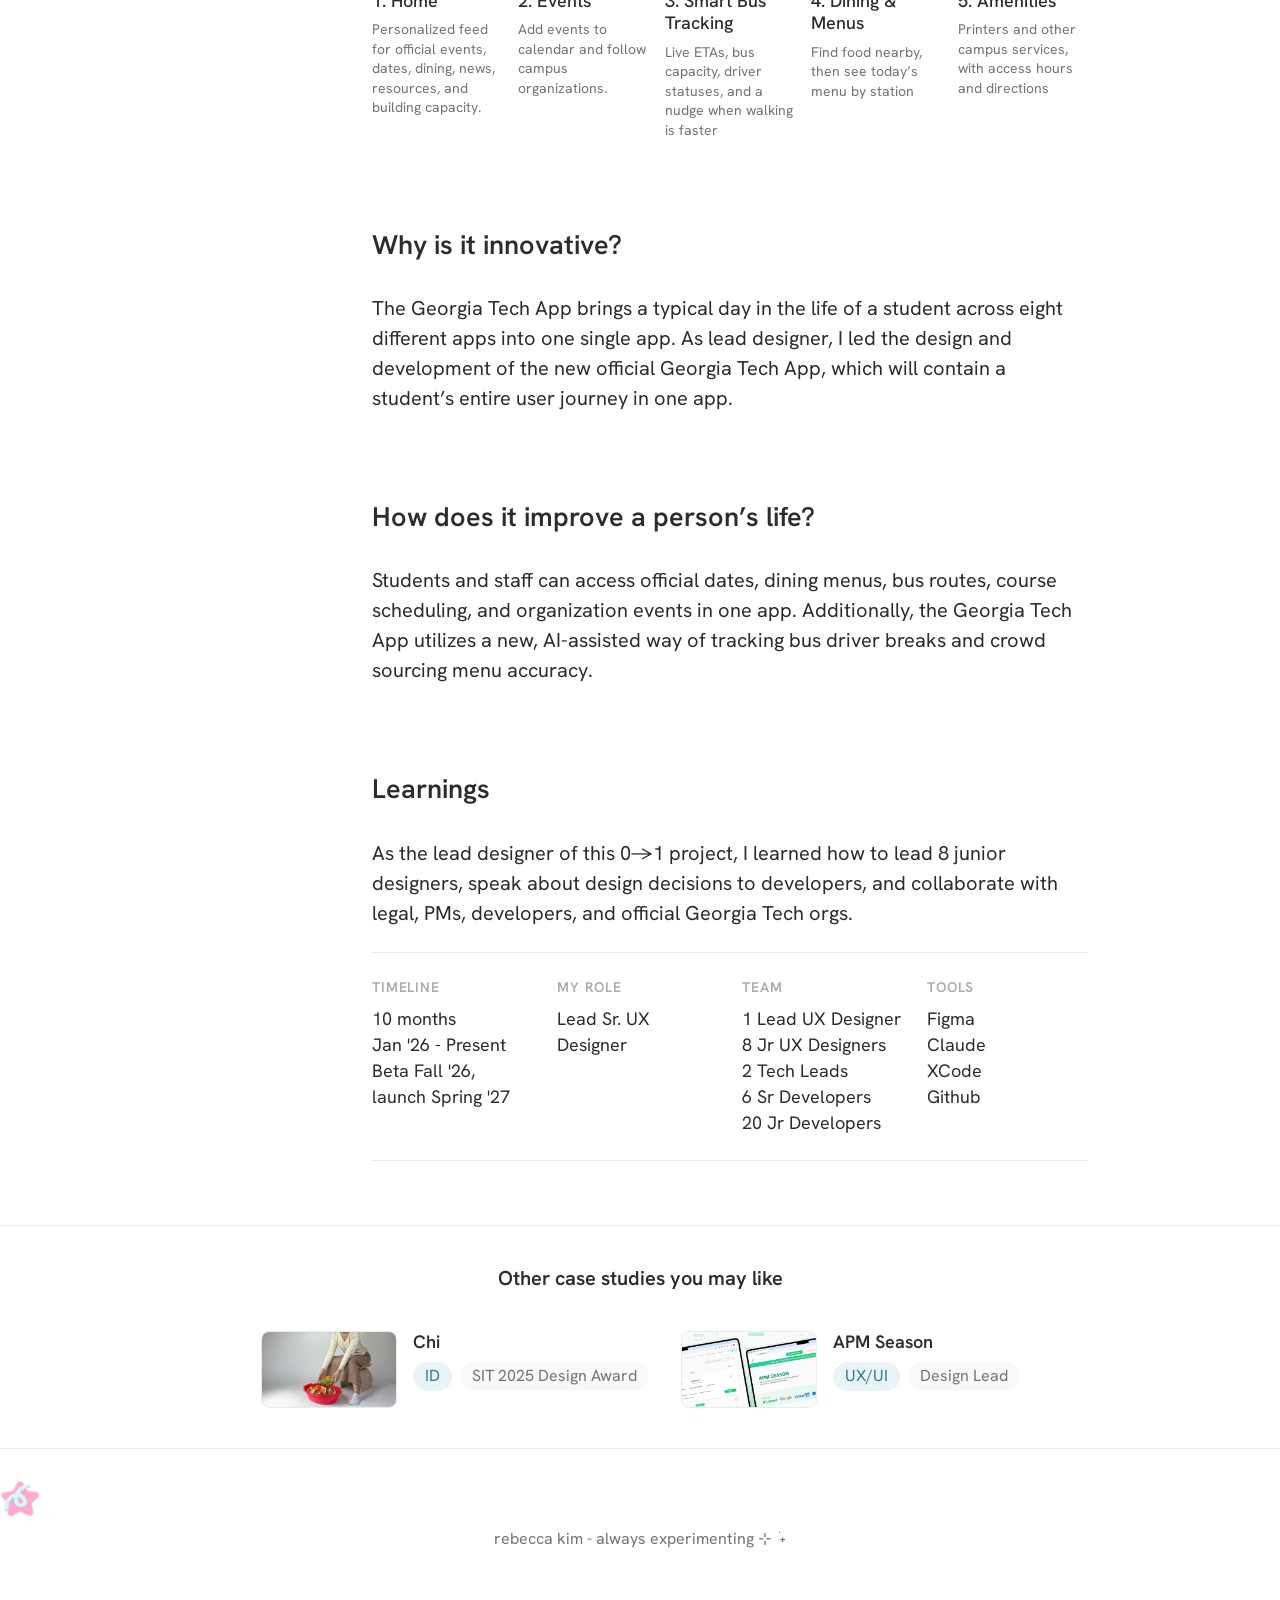
<file: georgia-tech.html>
<!doctype html>
<html lang="en">
<head>
  <meta charset="utf-8">
  <meta name="viewport" content="width=device-width, initial-scale=1">
  <title>Georgia Tech App — Rebecca Kim</title>
  <meta name="description" content="Launching the official Georgia Tech App, combining eight apps into one, all-in-one app for 50K+ students.">
  <link rel="preconnect" href="https://fonts.googleapis.com">
  <link rel="preconnect" href="https://fonts.gstatic.com" crossorigin>
  <link href="https://fonts.googleapis.com/css2?family=Hanken+Grotesk:wght@400;500;600&display=swap" rel="stylesheet">
  <link rel="icon" type="image/png" href="assets/images/favicon.png">
  <link rel="apple-touch-icon" href="assets/images/apple-touch-icon.png">
  <link rel="stylesheet" href="styles.css">
  <link rel="stylesheet" href="case-study.css">
</head>
<body data-project="georgia-tech">
  <div class="page">
    <header class="nav">
      <div class="nav__inner">
        <a class="nav__logo" href="index.html" aria-label="Rebecca Kim, home">
          <img src="assets/images/star-logo.png" alt="" width="32" height="31">
        </a>
        <nav aria-label="Primary">
          <ul class="nav__links">
            <li><a href="index.html#work">projects</a></li>
            <li><a href="about.html">about</a></li>
          </ul>
        </nav>
      </div>
    </header>

    <div class="cs-layout">
      <aside class="cs-progress" aria-label="On this page">
        <a class="button button--back" href="index.html#work"><span aria-hidden="true">←</span> Back</a>
      </aside>
      <main class="cs">

        <!-- Title, description, tags and hero image come from projects.js. -->
        <header class="cs-head" data-project-header></header>

        <div class="cs-hero" data-project-hero></div>

        <section class="cs-section" id="project" data-nav="Context">
          <div class="cs-head"><h2 class="cs-h2">The Project</h2></div>
          <div class="cs-prose"><p>Launching the official Georgia Tech App, combining eight apps into one, all-in-one app for 50K+ students. As lead designer, I led the design and development of the app.</p></div>
          <div class="cs-callouts">
            <div class="cs-callout"><h3 class="cs-h4">The Problem:</h3><p>A typical day in a student’s life is spread across eight different apps.</p></div>
            <div class="cs-callout"><h3 class="cs-h4">The Outcome:</h3><p>One official Georgia Tech App with a student’s entire user journey: dates, dining, bus routes, course scheduling and organization events.</p></div>
          </div>
        </section>

        <section class="cs-section" id="final-features" data-nav="Final Features">
          <div class="cs-head"><h2 class="cs-h2">Final Features</h2></div>
          <div class="cs-final cs-final--side">
            <article class="cs-final__item">
              <img src="assets/gatech/home.png" alt="Home screen of the Georgia Tech App" loading="lazy">
              <h3 class="cs-final__title"><span>1.</span> Home</h3>
              <p class="cs-final__desc">Personalized feed for official events, dates, dining, news, resources, and building capacity.</p>
            </article>
            <article class="cs-final__item">
              <img src="assets/gatech/events.png" alt="Events screen of the Georgia Tech App" loading="lazy">
              <h3 class="cs-final__title"><span>2.</span> Events</h3>
              <p class="cs-final__desc">Add events to calendar and follow campus organizations.</p>
            </article>
            <article class="cs-final__item">
              <img src="assets/gatech/bus.png" alt="Smart Bus Tracking screen of the Georgia Tech App" loading="lazy">
              <h3 class="cs-final__title"><span>3.</span> Smart Bus Tracking</h3>
              <p class="cs-final__desc">Live ETAs, bus capacity, driver statuses, and a nudge when walking is faster</p>
            </article>
            <article class="cs-final__item">
              <img src="assets/gatech/dining-1.png" alt="Dining &amp; Menus screen of the Georgia Tech App" loading="lazy">
              <h3 class="cs-final__title"><span>4.</span> Dining &amp; Menus</h3>
              <p class="cs-final__desc">Find food nearby, then see today’s menu by station</p>
            </article>
            <article class="cs-final__item">
              <img src="assets/gatech/printer.png" alt="Amenities screen of the Georgia Tech App" loading="lazy">
              <h3 class="cs-final__title"><span>5.</span> Amenities</h3>
              <p class="cs-final__desc">Printers and other campus services, with access hours and directions</p>
            </article>
          </div>
        </section>

        <section class="cs-section" id="why" data-nav="Why">
          <h2 class="cs-h2">Why is it innovative?</h2>
          <div class="cs-prose">
            <p>The Georgia Tech App brings a typical day in the life of a student across eight different apps into one single app. As lead designer, I led the design and development of the new official Georgia Tech App, which will contain a student’s entire user journey in one app.</p>
          </div>
        </section>

        <section class="cs-section" id="how" data-nav="How">
          <h2 class="cs-h2">How does it improve a person’s life?</h2>
          <div class="cs-prose">
            <p>Students and staff can access official dates, dining menus, bus routes, course scheduling, and organization events in one app. Additionally, the Georgia Tech App utilizes a new, AI-assisted way of tracking bus driver breaks and crowd sourcing menu accuracy.</p>
          </div>
        </section>

        <section class="cs-section" id="learned" data-nav="Learnings">
          <h2 class="cs-h2">Learnings</h2>
          <div class="cs-prose">
            <p>As the lead designer of this 0→1 project, I learned how to lead 8 junior designers, speak about design decisions to developers, and collaborate with legal, PMs, developers, and official Georgia Tech orgs.</p>
          </div>
        </section>

        <div class="cs-facts">
          <div class="cs-fact"><span class="cs-label">Timeline</span><p>10 months<br>Jan '26 - Present<br>Beta Fall '26, launch Spring '27</p></div>
          <div class="cs-fact"><span class="cs-label">My Role</span><p>Lead Sr. UX Designer</p></div>
          <div class="cs-fact"><span class="cs-label">Team</span><p>1 Lead UX Designer<br>8 Jr UX Designers<br>2 Tech Leads<br>6 Sr Developers<br>20 Jr Developers</p></div>
          <div class="cs-fact"><span class="cs-label">Tools</span><p>Figma<br>Claude<br>XCode<br>Github</p></div>
        </div>

      </main>
    </div>

    <!-- Outside .cs-layout so the sticky progress rail scrolls away before this band. -->
    <section class="cs-more-band" aria-labelledby="more-title">
      <div class="cs-more-band__inner">
        <h2 class="cs-more-band__title" id="more-title">Other case studies you may like</h2>
        <div class="cs-more" data-project-more></div>
      </div>
    </section>

    <footer class="footer">rebecca kim - always experimenting ⊹ ࣪ ˖</footer>
  </div>
  <script src="projects.js"></script>
  <script src="case-study.js"></script>
<script src="footer.js"></script>
</body>
</html>
</file>
<file: styles.css>
/* kimrebecca.com — static rebuild
   Design tokens carried over from the Framer design system. */

:root {
  /* neutrals */
  --primary: rgb(44, 44, 44);
  --secondary: rgb(115, 115, 115);
  --disabled: rgb(170, 170, 170);
  --faint: rgb(204, 204, 204);
  --surface: #f5f5f5;
  --card: rgba(179, 179, 179, 0.08);
  --divider: rgb(235, 235, 235);
  --white: #fff;

  /* brand */
  --teal: #71bbc7;
  --teal-dark: rgb(47, 125, 138);
  --teal-tint: rgba(113, 187, 199, 0.16);
  --pink: rgb(255, 171, 208);

  /* type scale (desktop) */
  --fs-display: 80px;
  --fs-title: 27px;
  --fs-sub: 22px;
  --fs-card-title: 24px;
  --fs-body-lg: 20px;
  --fs-body: 18px;
  --fs-small: 16px;
  --fs-label: 14px;

  /* spacing (4px scale) */
  --s-1: 4px;
  --s-2: 8px;
  --s-3: 12px;
  --s-4: 16px;
  --s-6: 24px;
  --s-8: 32px;
  --s-10: 40px;
  --s-16: 64px;
  --s-32: 128px;

  --radius-sm: 4px;
  --radius-md: 8px;
  --radius-lg: 16px;

  --ease: cubic-bezier(0, 0, 0.2, 1);
  --nav-h: 55px; /* real nav height: 12px padding + 31px logo + 12px */

  /* One content width shared by the nav and every section, so edges line up
     and the case study thumbnails keep growing on large screens. */
  --content-w: min(88%, 1600px);

  /* Page edges used by the nav, case studies and B: Linear home (from the Figma frame). */
  --edge-l: 40px;
  --edge-r: 24px;
}

@media (max-width: 1199px) {
  :root {
    --fs-display: 56px;
    --fs-title: 24px;
    --fs-sub: 20px;
    --fs-card-title: 20px;
    --fs-body-lg: 18px;
    --fs-body: 16px;
    --fs-small: 14px;
    --fs-label: 12px;
    --s-32: 112px;
  }
}

@media (max-width: 809px) {
  :root {
    --fs-display: 40px;
    --fs-title: 22px;
    --fs-sub: 18px;
    --fs-card-title: 18px;
    --fs-body-lg: 16px;
    --fs-body: 14px;
    --fs-small: 12px;
    --fs-label: 12px;
    --s-32: 96px;
  }
}

*,
*::before,
*::after {
  box-sizing: border-box;
}

html {
  scroll-behavior: smooth;
  scroll-padding-top: calc(var(--nav-h) + 16px);
  -webkit-text-size-adjust: 100%;
}

body {
  margin: 0;
  background: var(--white);
  color: var(--primary);
  font-family: "Hanken Grotesk", system-ui, -apple-system, "Segoe UI", sans-serif;
  font-size: var(--fs-body);
  font-weight: 400;
  line-height: 1.5;
  -webkit-font-smoothing: antialiased;
  overflow-x: clip;
}

.sr-only {
  position: absolute;
  width: 1px;
  height: 1px;
  padding: 0;
  margin: -1px;
  overflow: hidden;
  clip: rect(0 0 0 0);
  white-space: nowrap;
  border: 0;
}

img {
  display: block;
  max-width: 100%;
}

a {
  color: inherit;
  text-decoration: none;
}

h1,
h2,
h3,
p {
  margin: 0;
}

:focus-visible {
  outline: 2px solid var(--teal-dark);
  outline-offset: 3px;
  border-radius: var(--radius-sm);
}

/* ---------- page frame ---------- */

.page {
  width: 100%;
  margin: 0 auto;
  min-height: 100vh;
  display: flex;
  flex-direction: column;
}

.container {
  width: var(--content-w);
  margin: 0 auto;
}

@media (max-width: 809px) {
  :root {
    --content-w: 90%;
    --edge-l: 5%;
    --edge-r: 5%;
  }
}

/* ---------- nav ---------- */

.nav {
  position: sticky;
  top: 0;
  z-index: 10;
  width: 100%;
  background: rgba(252, 252, 252, 0.57);
  -webkit-backdrop-filter: blur(12px);
  backdrop-filter: blur(12px);
}

.nav__inner {
  display: flex;
  align-items: center;
  justify-content: space-between;
  padding: 12px var(--edge-r) 12px var(--edge-l);
}

.nav__logo {
  display: flex;
  align-items: center;
  gap: var(--s-4);
}

.nav__logo img {
  width: 32px;
  height: 31px;
}

.nav__links {
  display: flex;
  align-items: center;
  gap: var(--s-2);
  margin: 0;
  padding: 0;
  list-style: none;
  font-size: var(--fs-body);
}

.nav__links a {
  display: inline-block;
  color: var(--disabled);
  padding: 2px var(--s-2);
  border-radius: var(--radius-md);
  transition: background-color 0.2s var(--ease), color 0.2s var(--ease);
}

.nav__links a:hover {
  color: var(--primary);
}

.nav__links a[aria-current="page"] {
  color: var(--primary);
  background: rgba(0, 0, 0, 0.04);
}

@media (max-width: 809px) {
  .nav__links {
    gap: var(--s-1);
  }
}

/* ---------- shared bits ---------- */

.eyebrow {
  font-size: var(--fs-sub);
  color: var(--disabled);
  font-weight: 400;
}

.tags {
  display: flex;
  flex-wrap: wrap;
  gap: var(--s-2);
}

.tag {
  display: inline-flex;
  align-items: center;
  height: 29px;
  padding: 0 var(--s-3);
  border-radius: 999px;
  background: var(--card);
  color: var(--secondary);
  font-size: var(--fs-small);
  line-height: 1;
  white-space: nowrap;
}

.tag--teal {
  background: var(--teal-tint);
  color: var(--teal-dark);
}

.icon-link {
  display: inline-flex;
  color: var(--primary);
  transition: color 0.2s var(--ease), transform 0.2s var(--ease);
}

.icon-link:hover {
  transform: translateY(-2px);
}

.button {
  display: inline-flex;
  align-items: center;
  gap: var(--s-2);
  height: 37px;
  padding: 0 var(--s-4);
  border-radius: 999px;
  background: var(--card);
  color: var(--primary);
  font-size: var(--fs-small);
  border: 0;
  cursor: pointer;
  transition: background 0.2s var(--ease);
}

.button:hover {
  background: var(--divider);
}

/* Back pill: quieter text, used at the top of every case study. */
.button--back {
  align-self: flex-start;
  color: var(--secondary);
}

.button--back:hover {
  color: var(--primary);
}

/* ---------- home ---------- */

.hero {
  padding-top: var(--s-4);
  display: flex;
  flex-direction: column;
  gap: var(--s-3);
}

/* Full-bleed: break out of the container to span the whole viewport. */
.hero__signature {
  width: 100vw;
  max-width: none;
  height: auto;
  margin-left: calc(50% - 50vw);
}

.hero__line {
  min-height: 1.3em;
  font-size: 28px;
  line-height: 1.2;
  letter-spacing: 0.1px;
  color: rgb(61, 71, 82);
}

.hero__cursor {
  display: inline-block;
  width: 2px;
  height: 1em;
  margin-left: 4px;
  vertical-align: text-bottom;
  background: rgba(82, 82, 82, 0.48);
  animation: blink 1s steps(1) infinite;
}

@keyframes blink {
  50% {
    opacity: 0;
  }
}

.hero__tagline {
  font-size: 17px;
  font-weight: 400;
}

.hero__org {
  text-decoration: underline dotted;
  text-underline-offset: 4px;
}

.hero__meta {
  display: flex;
  align-items: center;
  justify-content: space-between;
  gap: var(--s-6);
}

.hero__social {
  display: flex;
  align-items: center;
  gap: var(--s-8);
}

@media (max-width: 1199px) {
  .hero__line {
    font-size: 24px;
  }
}

@media (max-width: 809px) {
  .hero {
    padding-top: var(--s-2);
  }
  .hero__line {
    font-size: 20px;
  }
}

.work {
  padding: var(--s-10) 0 var(--s-32);
  display: flex;
  flex-direction: column;
  gap: var(--s-8);
}

.work__grid {
  display: grid;
  grid-template-columns: repeat(2, minmax(0, 1fr));
  gap: var(--s-10) var(--s-6);
}

@media (max-width: 809px) {
  .work__grid {
    grid-template-columns: 1fr;
  }
}

/* ---------- home layout switch ----------
   <html data-home-layout="grid">   -> A: Grid   (signature, typewriter, 2-column cards)
   <html data-home-layout="linear"> -> B: Linear (sticky intro left, stacked wide cards right) */

[data-home-layout="linear"] .home-grid,
[data-home-layout="grid"] .home-linear {
  display: none;
}

/* ---------- B: Linear ----------
   Matches Figma "linear" (node 98:7031, 1512px frame): page edges 40px left / 24px right,
   370px intro column, 52px gap, project list fills the rest. */

.home-linear {
  display: grid;
  grid-template-columns: minmax(0, 1fr);
  gap: var(--s-10);
  padding: 184px var(--edge-r) var(--s-32) var(--edge-l);
}

@media (max-width: 809px) {
  .home-linear {
    padding: var(--s-6) var(--edge-r) var(--s-16) var(--edge-l);
  }
}

.intro {
  display: flex;
  flex-direction: column;
  gap: 56px;
}

.intro__top {
  display: flex;
  flex-direction: column;
  gap: var(--s-2);
}

.intro__name {
  font-size: 32px;
  font-weight: 600;
  line-height: 1.03;
  letter-spacing: -0.05em;
}

.intro__signature {
  display: block;
  /* Full-bleed so the trailing line runs off the viewport edges instead of ending mid-page. */
  width: calc(100% + var(--edge-l) + var(--edge-r));
  max-width: none;
  height: auto;
  margin-left: calc(-1 * var(--edge-l));
}

.intro__bio {
  font-size: 22px;
  letter-spacing: -0.01em;
  color: var(--secondary);
}

.intro__about {
  padding: var(--s-4);
  border-radius: var(--radius-lg);
  background: #f6f6f6;
  font-size: 14px;
  letter-spacing: -0.01em;
  color: var(--primary);
}

.intro__roles {
  margin: 0;
  display: flex;
  flex-direction: column;
  gap: var(--s-8);
  font-size: 16px;
  letter-spacing: -0.01em;
}

.intro__group {
  display: grid;
  grid-template-columns: auto minmax(0, 1fr);
  column-gap: var(--s-6);
  row-gap: var(--s-2);
}

.intro__group dt {
  grid-row: 1;
  font-weight: 600;
  color: var(--faint);
}

.intro__group dd {
  grid-column: 2;
  margin: 0;
  text-align: right;
  white-space: nowrap;
  font-weight: 500;
  color: var(--primary);
}

.intro__group a {
  text-decoration: underline;
  text-underline-offset: 3px;
}

@media (max-width: 999px) {
  .intro {
    gap: var(--s-8);
  }
  .intro__roles {
    gap: var(--s-6);
  }
}

.list__items {
  display: flex;
  flex-direction: column;
  gap: var(--s-10);
}

/* Linear card: wide, short thumbnail (1026 x 334 in Figma); name + tags on one line;
   description below. */
.card--linear {
  gap: var(--s-3);
}

.card--linear .card__media {
  aspect-ratio: 1026 / 334;
  border: 0;
  border-radius: var(--radius-md);
}

.card--linear .card__body {
  gap: var(--s-1);
}

.card__head {
  display: flex;
  align-items: flex-start;
  justify-content: space-between;
  flex-wrap: wrap;
  gap: var(--s-2) var(--s-4);
}

.card--linear .card__title {
  font-size: 24px;
  font-weight: 500;
  line-height: 1.3;
  letter-spacing: -0.02em;
}

.card--linear .tag {
  height: 32px;
}

.card--linear .card__desc {
  font-size: 16px;
  letter-spacing: -0.05em;
}

@media (max-width: 809px) {
  .card--linear .card__media {
    aspect-ratio: 2;
  }
  .card--linear .card__title {
    font-size: var(--fs-card-title);
  }
}

.card {
  display: flex;
  flex-direction: column;
  gap: var(--s-4);
}

.card__media {
  position: relative;
  aspect-ratio: 1.61;
  overflow: hidden;
  border-radius: var(--radius-lg);
  border: 1px solid var(--divider);
  background: var(--surface);
}

.card__media img {
  width: 100%;
  height: 100%;
  object-fit: cover;
  transition: transform 0.3s var(--ease);
}

a.card:hover .card__media img {
  transform: scale(1.02);
}

.card__badge {
  position: absolute;
  left: var(--s-3);
  bottom: var(--s-3);
  height: 40px;
  width: auto;
  border-radius: var(--radius-md);
}

.card__body {
  display: flex;
  flex-direction: column;
  gap: var(--s-3);
}

.card__title {
  font-size: var(--fs-card-title);
  font-weight: 600;
  line-height: 1.25;
}

.card__desc {
  font-size: var(--fs-body);
  color: var(--secondary);
}

/* Row card: small thumbnail left, title + tags right (no description).
   Used for "Other case studies" at the end of each case study. */
/* Every thumbnail is the same fixed size (16:9), with the text beside it. */
.card--row {
  display: grid;
  grid-template-columns: 136px minmax(0, 1fr);
  align-items: start;
  gap: var(--s-4);
}

.card--row .card__media {
  aspect-ratio: 16 / 9;
  border-radius: var(--radius-md);
}

.card--row .card__media img {
  position: absolute;
  inset: 0;
}

.card--row .card__body {
  align-self: start;
  gap: var(--s-2);
}

.card--row .card__title {
  font-size: var(--fs-body);
}

@media (max-width: 809px) {
  .card--row {
    grid-template-columns: 112px minmax(0, 1fr);
  }
}

/* the empty placeholder card is intentionally blank */
.card--empty .card__media {
  background: var(--surface);
}

.footer {
  margin-top: auto;
  padding: var(--s-10) var(--s-4);
  text-align: center;
  font-size: var(--fs-small);
  color: var(--secondary);
}

/* ---------- about ---------- */

.about {
  padding: 70px 0 133px;
  display: flex;
  flex-direction: column;
  gap: var(--s-32);
}

.about__intro {
  display: flex;
  align-items: flex-start;
  gap: 46px;
}

.polaroid {
  margin: 0;
  flex: none;
  display: flex;
  flex-direction: column;
  gap: 8px;
  padding: 8px;
  border-radius: 12px;
  background: var(--white);
  box-shadow: 0 2px 12px rgba(0, 0, 0, 0.08);
  transform: rotate(-3deg);
}

.polaroid img {
  width: 198px;
  height: 222px;
  object-fit: cover;
  border-radius: var(--radius-sm);
}

.about__text {
  display: flex;
  flex-direction: column;
  gap: 18px;
  flex: 1;
  min-width: 0;
}

.about__text p + p {
  margin-top: var(--s-4);
}

.about__text a:not(.button) {
  border-bottom: 1px solid var(--disabled);
}

.about__text a:not(.button) {
  transition: color 0.2s var(--ease), border-color 0.2s var(--ease);
}

.about__text a:not(.button):hover {
  color: var(--teal-dark);
  border-color: var(--teal-dark);
}

.about__text .button {
  align-self: flex-start;
}

@media (max-width: 809px) {
  .about {
    padding-top: var(--s-10);
  }
  .about__intro {
    flex-direction: column;
    gap: var(--s-8);
  }
  .polaroid {
    align-self: center;
  }
}

.experiences {
  display: flex;
  flex-direction: column;
  gap: 35px;
}

.experiences ul {
  list-style: none;
  margin: 0;
  padding: 0;
  display: flex;
  flex-direction: column;
  gap: 26px;
}

.exp {
  display: flex;
  align-items: center;
  justify-content: space-between;
  gap: var(--s-6);
}

.exp__main {
  display: flex;
  align-items: center;
  gap: var(--s-4);
  min-width: 0;
}

.exp__logo {
  flex: none;
  width: 58px;
  height: 58px;
  border-radius: var(--radius-lg);
  object-fit: cover;
  background: var(--surface);
}

.exp__role {
  font-size: var(--fs-body-lg);
  font-weight: 600;
  line-height: 1.3;
}

.exp__org {
  font-size: var(--fs-body);
}

.exp__org a {
  border-bottom: 1px solid var(--disabled);
  transition: color 0.2s var(--ease), border-color 0.2s var(--ease);
}

.exp__org a:hover {
  color: var(--teal-dark);
  border-color: var(--teal-dark);
}

.exp__date {
  flex: none;
  font-size: var(--fs-body-lg);
  color: var(--disabled);
}

@media (max-width: 809px) {
  .exp {
    align-items: flex-start;
  }
  .exp__logo {
    width: 44px;
    height: 44px;
    border-radius: var(--radius-md);
  }
}

.contact {
  display: flex;
  flex-direction: column;
  gap: var(--s-3);
  padding: 20px var(--s-6);
  border-radius: var(--radius-lg);
  background: var(--teal-tint);
  color: var(--teal-dark);
}

.contact h2 {
  font-size: var(--fs-body-lg);
  font-weight: 600;
}

.contact a {
  border-bottom: 1px solid currentColor;
}

.contact__skills {
  margin-top: var(--s-2);
}

.contact__skills strong {
  font-weight: 600;
}

.contact__skills ul {
  margin: var(--s-1) 0 0;
  padding-left: var(--s-6);
}

@media (prefers-reduced-motion: reduce) {
  *,
  *::before,
  *::after {
    animation-duration: 0.01ms !important;
    transition-duration: 0.01ms !important;
    scroll-behavior: auto !important;
  }
}

/* footer: draggable logo */
.footer {
  position: relative;
  overflow: hidden;
  min-height: 180px;
  display: flex;
  align-items: center;
  justify-content: center;
}
.footer__logo {
  position: absolute;
  top: 0;
  left: 0;
  width: 40px;
  height: 40px;
  cursor: grab;
  touch-action: none;
  user-select: none;
  -webkit-user-drag: none;
  will-change: transform;
}
.footer__logo.is-dragging { cursor: grabbing; }
.footer__hint {
  position: absolute;
  transform: translate(-50%, -100%);
  font-size: 11px;
  line-height: 1;
  white-space: nowrap;
  pointer-events: none;
  opacity: 0;
  transition: opacity 0.3s ease;
}
.footer__hint.is-visible { opacity: 1; }
</file>
<file: case-study.css>
/* Case study pages. Loaded after styles.css and reuses its tokens. */

.cs h4 {
  margin: 0;
}

.cs-layout {
  padding: var(--s-10) var(--edge-r) var(--s-16) var(--edge-l);
  display: grid;
  grid-template-columns: minmax(0, 1fr);
  gap: var(--s-6);
}

/* Rail + content sit in a centered column, 70% of the screen. */
@media (min-width: 1100px) {
  .cs-layout {
    grid-template-columns: 140px minmax(0, 1fr);
    gap: var(--s-10);
    width: 70%;
    margin: 0 auto;
    padding-left: 0;
    padding-right: 0;
  }
  .cs-more-band__inner {
    width: 70%;
    max-width: none;
  }
}

/* ---------- progress rail (built by case-study.js from [data-nav]) ---------- */

/* The aside always shows the back link; the section list only shows
   on wide screens where there is room for the side rail. */
.cs-progress {
  display: flex;
  flex-direction: column;
  gap: var(--s-6);
}

.cs-progress ol {
  display: none;
}

@media (min-width: 1100px) {
  .cs-progress {
    position: sticky;
    top: calc(var(--nav-h) + var(--s-8));
    align-self: start;
  }
  .cs-progress ol {
    display: flex;
  }
}


.cs-progress ol {
  position: relative;
  list-style: none;
  margin: 0;
  padding: 0 0 0 var(--s-4);
  flex-direction: column;
  gap: var(--s-3);
  border-left: 1px solid var(--divider);
}

/* Dark gray line that fills down the rail as the reader scrolls.
   case-study.js sets --progress from 0 to 1. */
.cs-progress__fill {
  position: absolute;
  left: -1px;
  top: 0;
  bottom: 0;
  width: 2px;
  border-radius: 2px;
  background: var(--primary);
  transform: scaleY(var(--progress, 0));
  transform-origin: top;
}

.cs-progress ol a {
  position: relative;
  display: block;
  font-size: var(--fs-small);
  color: var(--disabled);
  transition: color 0.2s var(--ease);
}

.cs-progress ol a:hover {
  color: var(--secondary);
}

.cs-progress ol a[aria-current="true"] {
  color: var(--primary);
  font-weight: 600;
}

/* ---------- page body ---------- */

/* Title, hero image and facts sit close together (24px).
   Every section gets more room: 88px above it (24 + 64) and 32px
   between the blocks inside it. */
.cs {
  display: flex;
  flex-direction: column;
  gap: var(--s-6);
  min-width: 0;
}

.cs-section {
  display: flex;
  flex-direction: column;
  gap: var(--s-8);
  margin-top: var(--s-16);
}

/* "Other case studies": a white band, edge to edge, with a gray line on
   top and bottom. Content is centered in the band. */
.cs-more-band {
  background: #fff;
  border-top: 1px solid var(--divider);
  border-bottom: 1px solid var(--divider);
  padding: var(--s-10) 0;
}

.cs-more-band__inner {
  width: var(--content-w);
  max-width: 1040px;
  margin: 0 auto;
  display: flex;
  flex-direction: column;
  gap: var(--s-10);
}

.cs-more-band__title {
  text-align: center;
  font-size: var(--fs-body-lg);
  font-weight: 600;
  line-height: 1.25;
}

@media (max-width: 809px) {
  .cs-section {
    margin-top: var(--s-10);
  }
  .cs-more-band {
    padding: var(--s-8) 0;
  }
}

.cs-head {
  display: flex;
  flex-direction: column;
  gap: var(--s-3);
}

.cs-title {
  font-size: clamp(28px, 4vw, 44px);
  font-weight: 600;
  line-height: 1.15;
  letter-spacing: -0.01em;
}

.cs-lede {
  font-size: var(--fs-body-lg);
  color: var(--secondary);
}

.cs-h2 {
  font-size: var(--fs-title);
  font-weight: 600;
  line-height: 1.2;
}

.cs-h3 {
  font-size: var(--fs-sub);
  font-weight: 600;
  line-height: 1.25;
}

.cs-h4 {
  font-size: var(--fs-body-lg);
  font-weight: 600;
  line-height: 1.3;
}

.cs-sub {
  font-size: var(--fs-body);
  color: var(--secondary);
}

.cs-sub--lg {
  font-size: var(--fs-body-lg);
}

/* Extra space above a heading that starts a new group inside a section. */
.cs-head--spaced {
  margin-top: var(--s-10);
}

.cs-h3--spaced {
  margin-top: var(--s-6);
}

.cs-prose {
  display: flex;
  flex-direction: column;
  gap: var(--s-4);
  font-size: var(--fs-body-lg);
}

.cs-label {
  font-size: var(--fs-label);
  font-weight: 600;
  letter-spacing: 0.06em;
  text-transform: uppercase;
  color: var(--disabled);
}

.cs-hero {
  border-radius: var(--radius-lg);
  border: 1px solid var(--divider);
  overflow: hidden;
  background: var(--surface);
}

.cs-hero img {
  width: 100%;
  height: auto;
}

/* key details */

.cs-facts {
  display: grid;
  grid-template-columns: repeat(4, minmax(0, 1fr));
  gap: var(--s-6);
  padding: var(--s-6) 0;
  border-top: 1px solid var(--divider);
  border-bottom: 1px solid var(--divider);
}

.cs-fact {
  display: flex;
  flex-direction: column;
  gap: var(--s-2);
}

.cs-fact p {
  font-size: var(--fs-body);
  line-height: 1.45;
}

@media (max-width: 809px) {
  .cs-facts {
    grid-template-columns: repeat(2, minmax(0, 1fr));
  }
}

/* callouts */

.cs-callouts {
  display: grid;
  grid-template-columns: repeat(2, minmax(0, 1fr));
  gap: var(--s-4);
}

.cs-callout {
  display: flex;
  flex-direction: column;
  gap: var(--s-3);
  padding: var(--s-6);
  border-radius: var(--radius-lg);
  background: var(--teal-tint);
  color: var(--primary);
}

.cs-callout .cs-h4 {
  color: var(--teal-dark);
}

.cs-callout p {
  font-size: var(--fs-body);
}

.cs-callout--plain {
  background: var(--card);
}

.cs-callout--plain .cs-h4 {
  color: var(--primary);
}

@media (max-width: 809px) {
  .cs-callouts {
    grid-template-columns: 1fr;
  }
}

/* generic image figure */

.cs-figure {
  margin: 0;
  display: flex;
  flex-direction: column;
  gap: var(--s-3);
}

.cs-figure img {
  width: 100%;
  height: auto;
  border-radius: var(--radius-lg);
  border: 1px solid var(--divider);
}

.cs-figure figcaption {
  font-size: var(--fs-small);
  color: var(--secondary);
}

/* empty image slot (fill in later) */

.ph {
  display: flex;
  align-items: center;
  justify-content: center;
  aspect-ratio: 16 / 10;
  border-radius: var(--radius-lg);
  border: 1px dashed var(--divider);
  background: var(--surface);
  color: var(--disabled);
  font-size: var(--fs-small);
  text-align: center;
  padding: var(--s-4);
}

.ph--phone {
  aspect-ratio: 675 / 1380;
}

.ph--wide {
  aspect-ratio: 16 / 9;
}

/* feature rows: phone screenshot + text */

.cs-features {
  display: grid;
  grid-template-columns: repeat(2, minmax(0, 1fr));
  gap: var(--s-6);
}

.cs-feature {
  display: grid;
  grid-template-columns: minmax(0, 150px) minmax(0, 1fr);
  gap: var(--s-6);
  align-items: center;
  padding: var(--s-6);
  border-radius: var(--radius-lg);
  background: var(--card);
}

.cs-feature img {
  width: 100%;
  height: auto;
  border-radius: var(--radius-md);
}

.cs-feature__text {
  display: flex;
  flex-direction: column;
  gap: var(--s-2);
}

.cs-feature--lead {
  grid-column: 1 / -1;
}

@media (max-width: 809px) {
  .cs-features {
    grid-template-columns: 1fr;
  }
  .cs-feature {
    grid-template-columns: 96px minmax(0, 1fr);
    gap: var(--s-4);
    padding: var(--s-4);
  }
}

/* stats */

.cs-stats {
  display: grid;
  grid-template-columns: repeat(3, minmax(0, 1fr));
  gap: var(--s-4);
}

.cs-stat {
  display: flex;
  flex-direction: column;
  gap: var(--s-2);
  padding: var(--s-6);
  border-radius: var(--radius-lg);
  background: var(--card);
}

.cs-stat__num {
  font-size: clamp(32px, 4vw, 44px);
  font-weight: 600;
  line-height: 1.1;
  color: var(--teal-dark);
  font-feature-settings: "tnum" 1;
}

.cs-stat p {
  font-size: var(--fs-body);
  color: var(--secondary);
}

@media (max-width: 809px) {
  .cs-stats {
    grid-template-columns: 1fr;
  }
}

/* research themes */

.cs-themes {
  display: grid;
  grid-template-columns: repeat(2, minmax(0, 1fr));
  gap: var(--s-4);
}

.cs-theme {
  display: flex;
  flex-direction: column;
  gap: var(--s-3);
  padding: var(--s-6);
  border-radius: var(--radius-lg);
  border: 1px solid var(--divider);
}

.cs-theme__top {
  display: flex;
  align-items: center;
  justify-content: space-between;
  gap: var(--s-3);
}

.cs-theme__quotes {
  margin: 0;
  padding: 0;
  list-style: none;
  display: flex;
  flex-direction: column;
  gap: var(--s-2);
  font-size: var(--fs-small);
  color: var(--secondary);
}

.cs-theme__quotes li {
  padding-left: var(--s-3);
  border-left: 2px solid var(--divider);
}

.cs-theme__became {
  font-size: var(--fs-small);
  color: var(--teal-dark);
}

.cs-theme--lead {
  grid-column: 1 / -1;
}

@media (max-width: 809px) {
  .cs-themes {
    grid-template-columns: 1fr;
  }
}

/* principles and cards */

.cs-cards {
  display: grid;
  grid-template-columns: repeat(3, minmax(0, 1fr));
  gap: var(--s-4);
}

.cs-cards--2 {
  grid-template-columns: repeat(2, minmax(0, 1fr));
}

.cs-cards--4 {
  grid-template-columns: repeat(4, minmax(0, 1fr));
}

.cs-box {
  display: flex;
  flex-direction: column;
  gap: var(--s-2);
  padding: var(--s-6);
  border-radius: var(--radius-lg);
  background: var(--card);
}

.cs-box--line {
  background: none;
  border: 1px solid var(--divider);
}

.cs-box p {
  font-size: var(--fs-body);
  color: var(--secondary);
}

.cs-box--sm p {
  font-size: var(--fs-small);
}

@media (max-width: 1099px) {
  .cs-cards--4 {
    grid-template-columns: repeat(2, minmax(0, 1fr));
  }
}

@media (max-width: 809px) {
  .cs-cards,
  .cs-cards--2,
  .cs-cards--4 {
    grid-template-columns: 1fr;
  }
}

/* before / after pair */

.cs-pair-group {
  display: flex;
  flex-direction: column;
  gap: var(--s-4);
}

.cs-pair {
  display: grid;
  grid-template-columns: repeat(2, minmax(0, 1fr));
  gap: var(--s-4);
}

.cs-pair__item {
  display: flex;
  flex-direction: column;
  gap: var(--s-3);
}

.cs-pair__item img {
  width: 100%;
  height: auto;
  border-radius: var(--radius-lg);
  border: 1px solid var(--divider);
}

.cs-pair__item p {
  font-size: var(--fs-small);
  color: var(--secondary);
}

@media (max-width: 809px) {
  .cs-pair {
    grid-template-columns: 1fr;
  }
}

/* chips */

.cs-chips {
  display: flex;
  flex-wrap: wrap;
  gap: var(--s-2);
}

/* decision blocks */

.cs-decision {
  display: flex;
  flex-direction: column;
  gap: var(--s-6);
}

.cs-steps {
  display: grid;
  grid-template-columns: repeat(3, minmax(0, 1fr));
  gap: var(--s-4);
}

.cs-step {
  display: flex;
  flex-direction: column;
  gap: var(--s-3);
  min-width: 0;
}

.cs-step img {
  width: 100%;
  max-width: 220px;
  height: auto;
  border-radius: var(--radius-md);
}

.cs-step p {
  font-size: var(--fs-body);
}

.cs-result {
  display: grid;
  grid-template-columns: 120px 120px minmax(0, 1fr);
  gap: var(--s-4);
  align-items: center;
}

.cs-result img {
  width: 100%;
  height: auto;
  border-radius: var(--radius-md);
}

.cs-result__text {
  display: flex;
  flex-direction: column;
  gap: var(--s-2);
}

@media (max-width: 809px) {
  .cs-steps {
    grid-template-columns: 1fr;
  }
  .cs-result {
    grid-template-columns: 1fr 1fr;
  }
  .cs-result__text {
    grid-column: 1 / -1;
  }
}

/* closing + more work */

/* Reuses the home page card as a row card (.card--row). */
.cs-more {
  display: flex;
  flex-wrap: wrap;
  align-items: flex-start; /* each card sizes to its own text, not the taller neighbor */
  justify-content: center;
  gap: 32px;
}

.cs-more .card--row {
  width: auto;
  max-width: 100%;
}

.cs-actions {
  display: flex;
  flex-wrap: wrap;
  gap: var(--s-3);
}

@media (max-width: 809px) {
  .cs-more {
    flex-direction: column;
  }
}

/* template hint shown only on unfinished pages */

.cs-todo {
  padding: var(--s-3) var(--s-4);
  border-radius: var(--radius-md);
  background: var(--card);
  color: var(--secondary);
  font-size: var(--fs-small);
}

/* ---------- final features row: screen + numbered title + description ---------- */

.cs-final {
  display: grid;
  grid-template-columns: minmax(0, 1fr);
  gap: var(--s-10);
  align-items: start;
}

.cs-final--side {
  grid-template-columns: repeat(5, minmax(0, 1fr));
  gap: var(--s-6) var(--s-4);
}

.cs-final--side.cs-final--wide {
  grid-template-columns: repeat(3, minmax(0, 1fr));
}

@media (max-width: 809px) {
  .cs-final--side,
  .cs-final--side.cs-final--wide {
    grid-template-columns: repeat(2, minmax(0, 1fr));
  }
}

.cs-final__item {
  display: flex;
  flex-direction: column;
  gap: var(--s-2);
}

.cs-final__item img {
  width: 100%;
  height: auto;
  margin-bottom: var(--s-2);
  border-radius: var(--radius-md);
}

.cs-final__title {
  font-size: var(--fs-body);
  font-weight: 500;
  line-height: 1.25;
}

.cs-final__desc {
  font-size: 14px;
  line-height: 1.4;
  color: var(--secondary);
}

.cs-final__desc strong {
  font-weight: 600;
  color: var(--primary);
}

.cs-sub--italic {
  font-style: italic;
}
</file>
